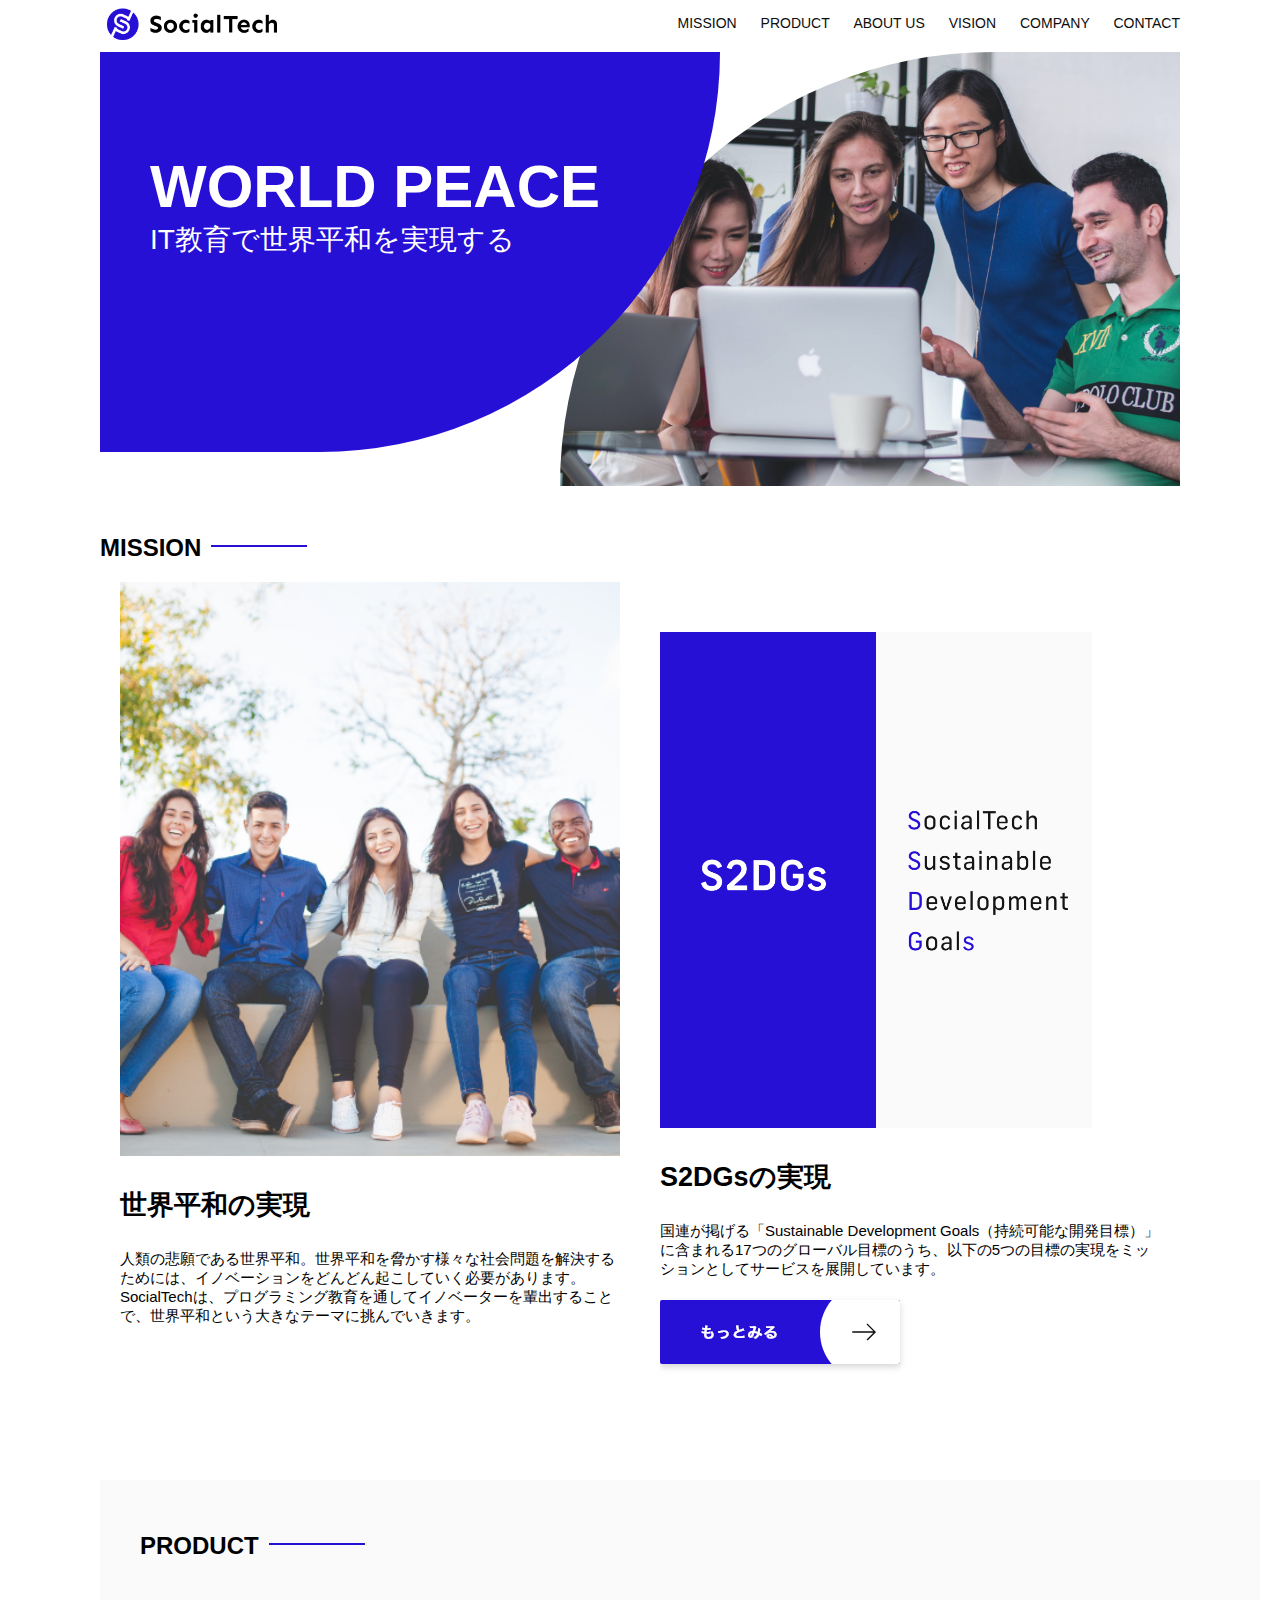
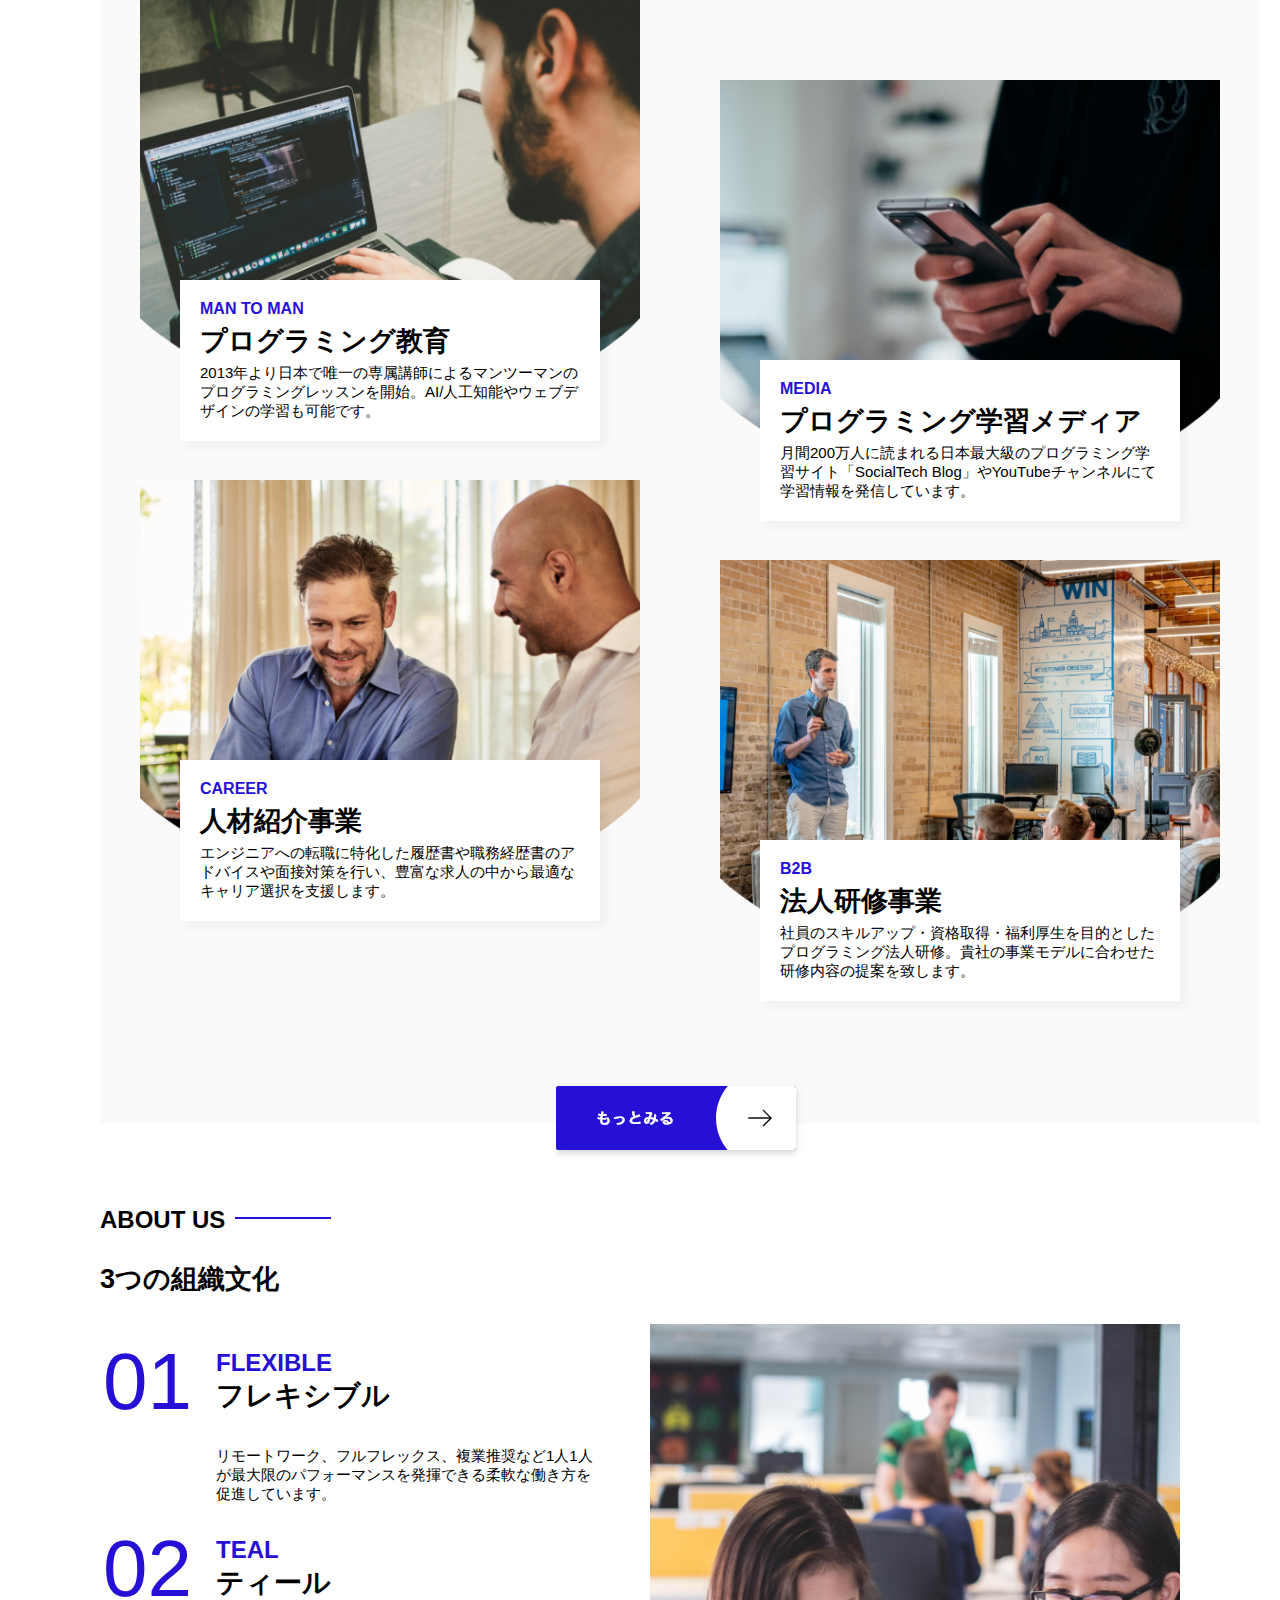
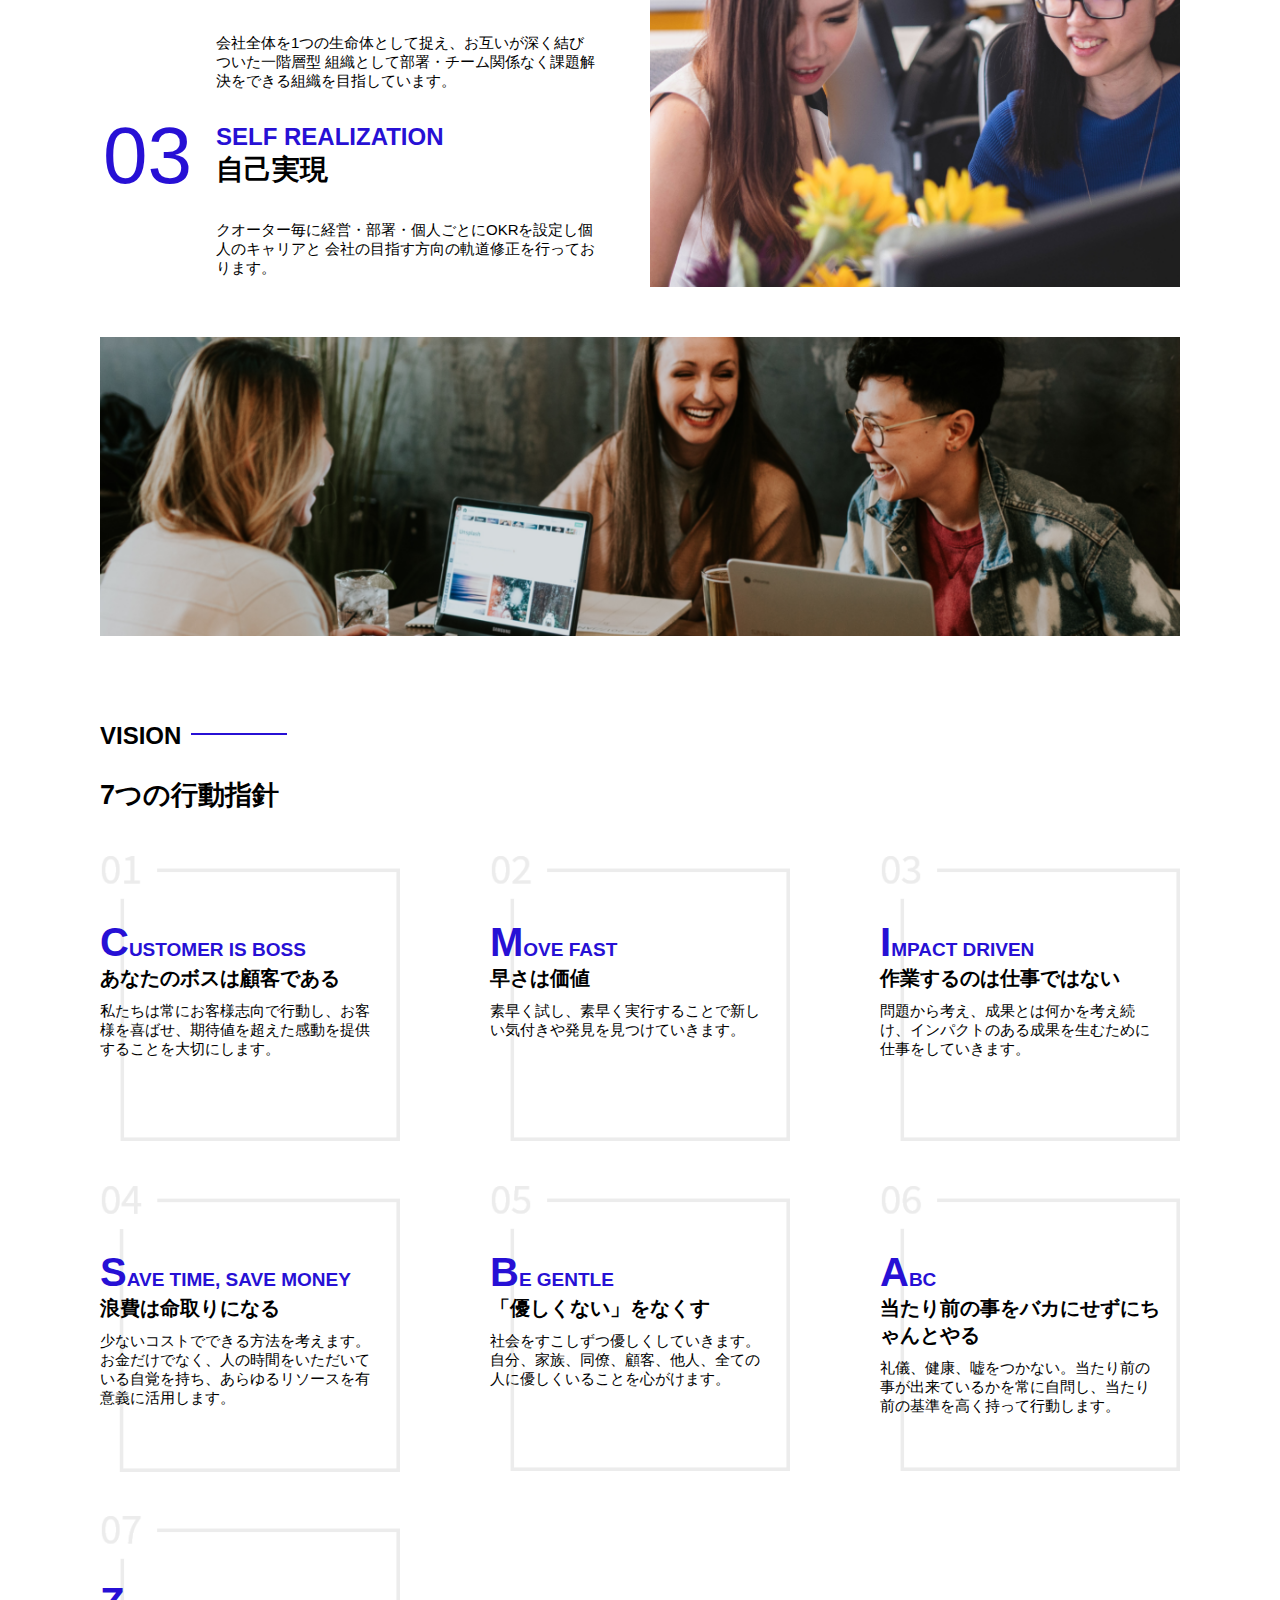
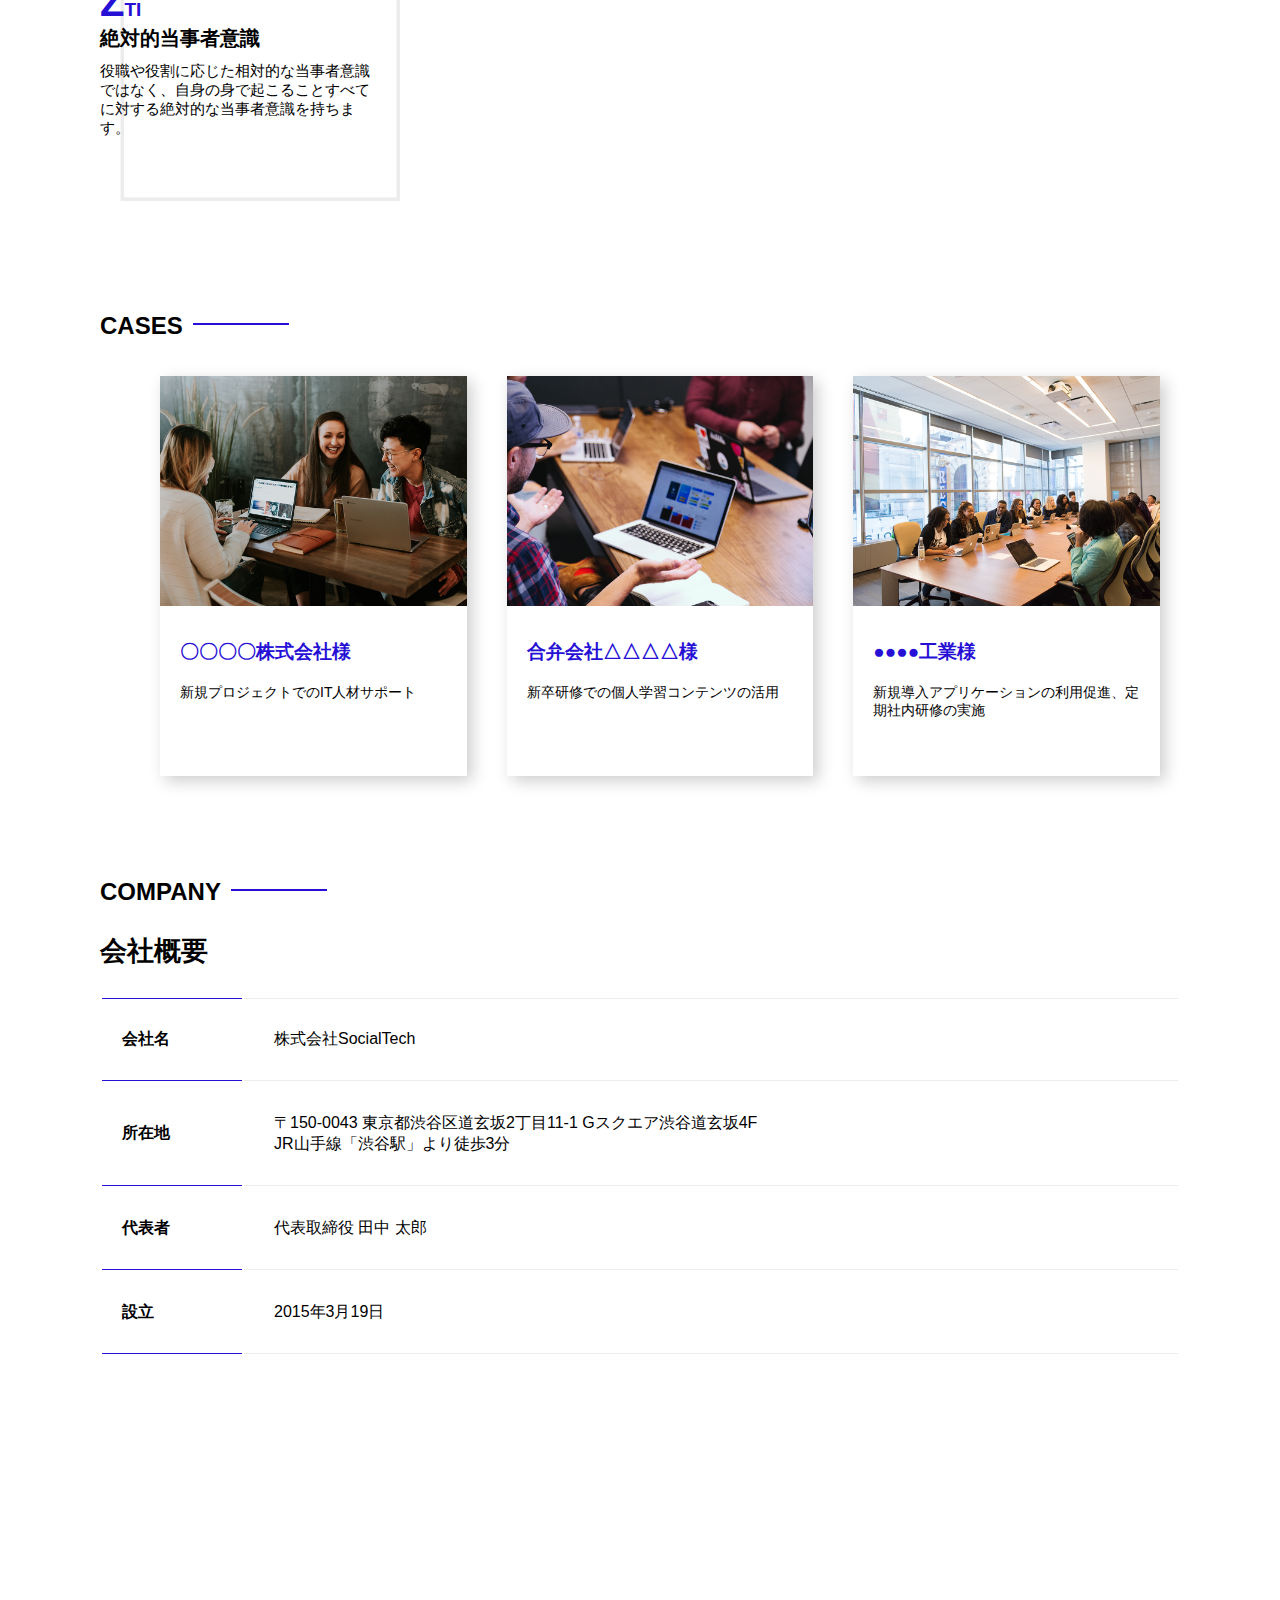
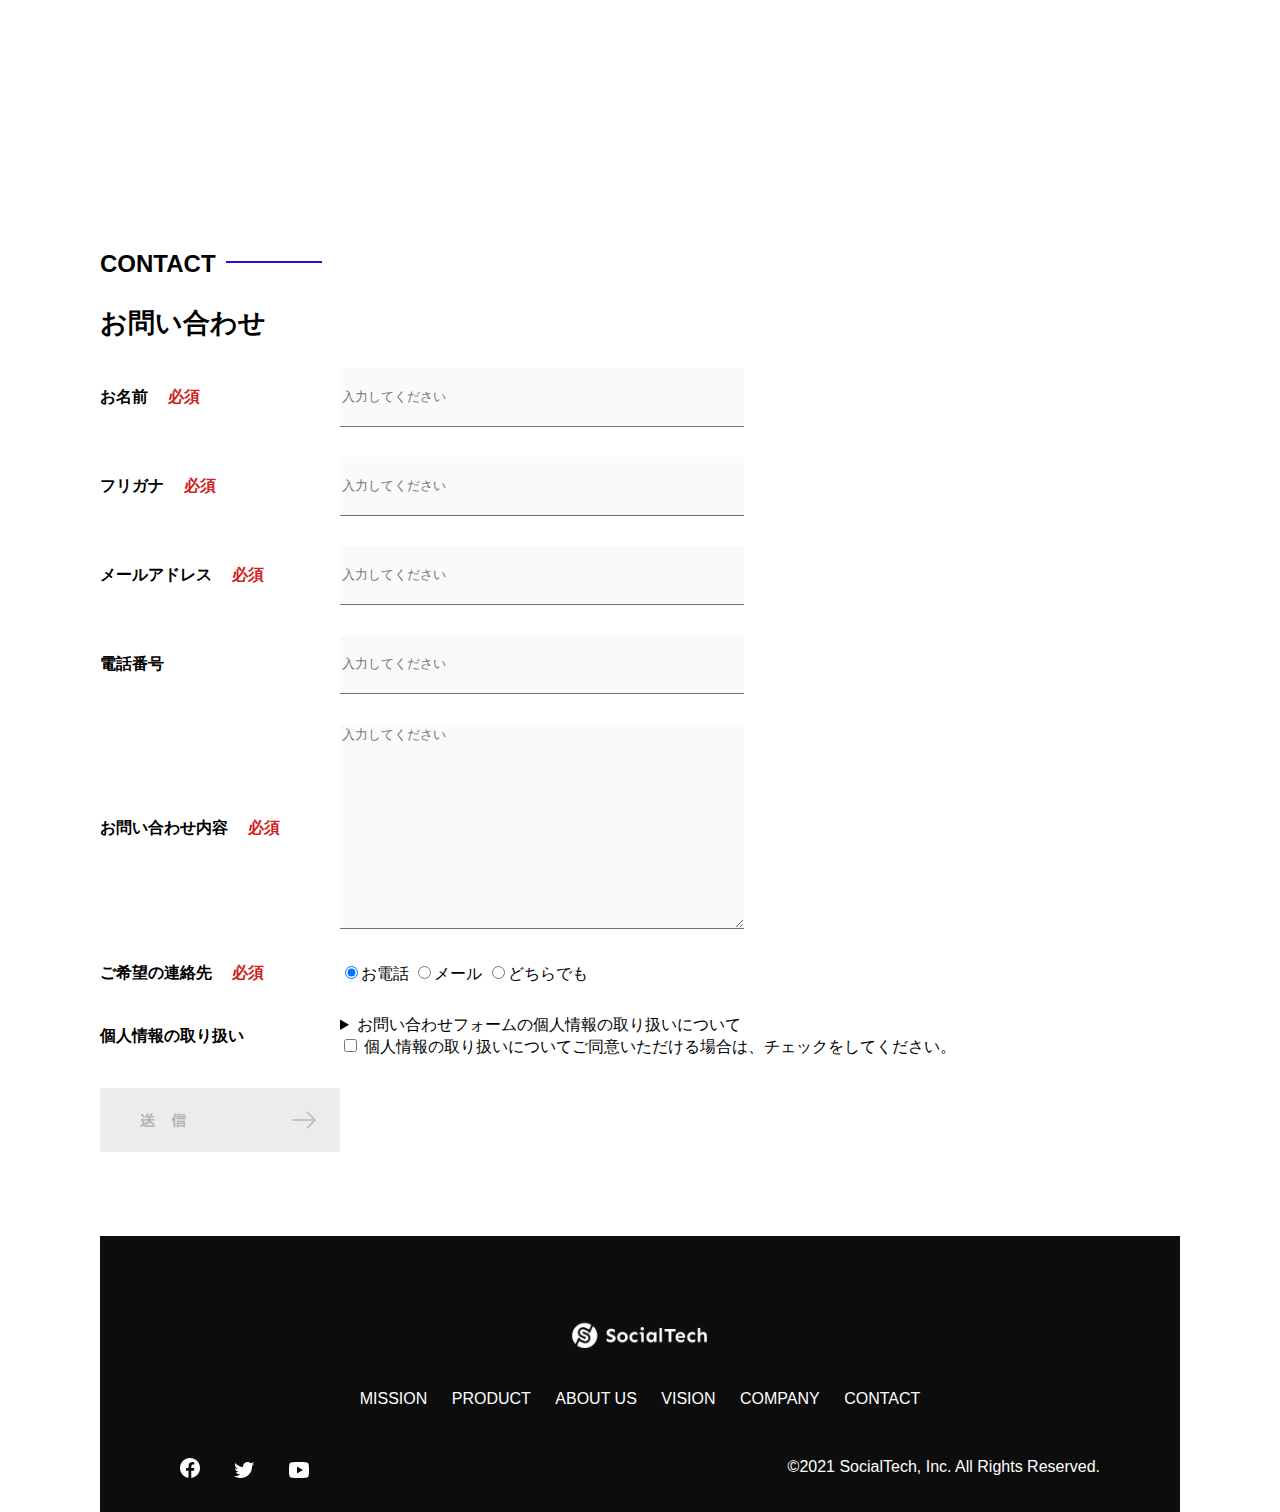
<file: kadai_012/index.html>
<!DOCTYPE html>
<html>
  <head>
    <title>SocialTech</title>
    <meta charset="UTF-8" />
    <meta
      name="description"
      content="SocialTechはEdTech業界のリーディングカンパニーを目指します。"
    />
    <meta name="viewport" content="width=device-width, initial-scale=1.0" />
    <link rel="stylesheet" href="style.css" />
  </head>
  <body>
    <!-- ヘッダー -->
    <header>
      <!-- ロゴ -->
      <a href="index.html" id="logo"
        ><img src="images/logo.png" alt="トップページに戻る"
      /></a>

      <!-- PC用ナビゲーション -->
      <nav id="nav-pc">
        <a href="mission.html">MISSION</a>
        <a href="product.html">PRODUCT</a>
        <a href="index.html#aboutus">ABOUT US</a>
        <a href="index.html#vision">VISION</a>
        <a href="index.html#company">COMPANY</a>
        <a href="index.html#contact">CONTACT</a>
      </nav>
    </header>
    <main>
      <article>
        <!-- メインビジュアル -->
        <section id="main-visual">
          <div id="main-message">
            <h1>WORLD PEACE</h1>
            <p>IT教育で世界平和を実現する</p>
          </div>
          <img
            src="images/index/index-main.png"
            alt="PCの周りに集まる多国籍の仲間たち"
          />
        </section>
        <!--ミッション-->
        <section id="mission">
          <h2 class="index-h2">MISSION</h2>
          <div id="mission-flex">
            <div>
              <img
                id="mission-photo"
                src="images/index/index-mission.png"
                alt="屋外のベンチで写真を撮影する多国籍の仲間たち"
              />
              <h3>世界平和の実現</h3>
              <p>
                人類の悲願である世界平和。世界平和を脅かす様々な社会問題を解決するためには、イノベーションをどんどん起こしていく必要があります。SocialTechは、プログラミング教育を通してイノベーターを輩出することで、世界平和という大きなテーマに挑んでいきます。
              </p>
            </div>
            <div>
              <img id="s2dgs" src="images/index/s2dgs.png" alt="S2DGs" />
              <h3>S2DGsの実現</h3>
              <p>
                国連が掲げる「Sustainable Development
                Goals（持続可能な開発目標）」に含まれる17つのグローバル目標のうち、以下の5つの目標の実現をミッションとしてサービスを展開しています。
              </p>
              <a href="mission.html">
                <img src="images/button-more.png" alt="もっとみる" />
              </a>
            </div>
          </div>
        </section>
        <!-- プロダクト -->
        <section id="product">
          <h2 class="index-h2">PRODUCT</h2>
          <div>
            <div id="product-left">
              <div>
                <img
                  class="product-photo"
                  src="images/index/index-mantoman.png"
                  alt="PCでコードを書く男性"
                />
                <div class="product-explain">
                  <span>MAN TO MAN</span>
                  <h3>プログラミング教育</h3>
                  <p>
                    2013年より日本で唯一の専属講師によるマンツーマンのプログラミングレッスンを開始。AI/人工知能やウェブデザインの学習も可能です。
                  </p>
                </div>
              </div>
              <div>
                <img
                  class="product-photo"
                  src="images/index/index-career.png"
                  alt="笑顔で話し合う2人の男性"
                />
                <div class="product-explain">
                  <span>CAREER</span>
                  <h3>人材紹介事業</h3>
                  <p>
                    エンジニアへの転職に特化した履歴書や職務経歴書のアドバイスや面接対策を行い、豊富な求人の中から最適なキャリア選択を支援します。
                  </p>
                </div>
              </div>
            </div>
            <div id="product-right">
              <div>
                <img
                  class="product-photo"
                  src="images/index/index-media.png"
                  alt="スマートフォンを操作する人"
                />
                <div class="product-explain">
                  <span>MEDIA</span>
                  <h3>プログラミング学習メディア</h3>
                  <p>
                    月間200万人に読まれる日本最大級のプログラミング学習サイト「SocialTech
                    Blog」やYouTubeチャンネルにて学習情報を発信しています。
                  </p>
                </div>
              </div>
              <div>
                <img
                  class="product-photo"
                  src="images/index/index-b2b.png"
                  alt="講演中の男性とそれを聴く人々"
                />
                <div class="product-explain">
                  <span>B2B</span>
                  <h3>法人研修事業</h3>
                  <p>
                    社員のスキルアップ・資格取得・福利厚生を目的としたプログラミング法人研修。貴社の事業モデルに合わせた研修内容の提案を致します。
                  </p>
                </div>
              </div>
            </div>
          </div>
          <div>
            <a id="product-more" href="product.html">
              <img src="images/button-more.png" alt="もっとみる" />
            </a>
          </div>
        </section>
        <!---ABOUT US-->
        <section id="aboutus">
          <h2 class="index-h2">ABOUT US</h2>
          <h3>3つの組織文化</h3>
          <div>
            <table class="culture-table">
              <tr>
                <td>
                  <span class="culture-num">01</span>
                </td>
                <td>
                  <span class="culture-en">FLEXIBLE</span>
                  <span class="culture-jp">フレキシブル</span>
                </td>
              </tr>
              <tr>
                <td>
                  <!--空のセル-->
                </td>
                <td>
                  <p class="culture-description">
                    リモートワーク、フルフレックス、複業推奨など1人1人が最大限のパフォーマンスを発揮できる柔軟な働き方を促進しています。
                  </p>
                </td>
              </tr>
              <tr>
                <td>
                  <span class="culture-num">02</span>
                </td>
                <td>
                  <span class="culture-en">TEAL</span>
                  <span class="culture-jp">ティール</span>
                </td>
              </tr>
              <tr>
                <td>
                  <!--空のセル-->
                </td>
                <td>
                  <p class="culture-description">
                    会社全体を1つの生命体として捉え、お互いが深く結びついた一階層型
                    組織として部署・チーム関係なく課題解決をできる組織を目指しています。
                  </p>
                </td>
              </tr>
              <tr>
                <td>
                  <span class="culture-num">03</span>
                </td>
                <td>
                  <span class="culture-en">SELF REALIZATION</span>
                  <span class="culture-jp">自己実現</span>
                </td>
              </tr>
              <tr>
                <td>
                  <!--空のセル-->
                </td>
                <td>
                  <p class="culture-description">
                    クオーター毎に経営・部署・個人ごとにOKRを設定し個人のキャリアと
                    会社の目指す方向の軌道修正を行っております。
                  </p>
                </td>
              </tr>
            </table>
            <img
              class="culture-img"
              src="images/index/index-aboutus1.png"
              alt="笑顔で話し合う2人の女性"
            />
          </div>
          <img
            class="culture-img2"
            src="images/index/index-aboutus2.png"
            alt="笑顔で話し合う3人の男女"
          />
        </section>
        <!-- VISION -->
        <section id="vision">
          <h2 class="index-h2">VISION</h2>
          <h3>7つの行動指針</h3>
          <div>
            <div class="vision-box">
              <img src="images/index/vision-01.png" alt="01" />
              <span>
                <h4>CUSTOMER IS BOSS</h4>
                <h5>あなたのボスは顧客である</h5>
                <p>
                  私たちは常にお客様志向で行動し、お客様を喜ばせ、期待値を超えた感動を提供することを大切にします。
                </p>
              </span>
            </div>
            <div class="vision-box">
              <img src="images/index/vision-02.png" alt="02" />
              <span>
                <h4>MOVE FAST</h4>
                <h5>早さは価値</h5>
                <p>
                  素早く試し、素早く実行することで新しい気付きや発見を見つけていきます。
                </p>
              </span>
            </div>
            <div class="vision-box">
              <img src="images/index/vision-03.png" alt="03" />
              <span>
                <h4>IMPACT DRIVEN</h4>
                <h5>作業するのは仕事ではない</h5>
                <p>
                  問題から考え、成果とは何かを考え続け、インパクトのある成果を生むために仕事をしていきます。
                </p>
              </span>
            </div>
            <div class="vision-box">
              <img src="images/index/vision-04.png" alt="04" />
              <span>
                <h4>SAVE TIME, SAVE MONEY</h4>
                <h5>浪費は命取りになる</h5>
                <p>
                  少ないコストでできる方法を考えます。お金だけでなく、人の時間をいただいている自覚を持ち、あらゆるリソースを有意義に活用します。
                </p>
              </span>
            </div>
            <div class="vision-box">
              <img src="images/index/vision-05.png" alt="05" />
              <span>
                <h4>BE GENTLE</h4>
                <h5>「優しくない」をなくす</h5>
                <p>
                  社会をすこしずつ優しくしていきます。自分、家族、同僚、顧客、他人、全ての人に優しくいることを心がけます。
                </p>
              </span>
            </div>
            <div class="vision-box">
              <img src="images/index/vision-06.png" alt="06" />
              <span>
                <h4>ABC</h4>
                <h5>当たり前の事をバカにせずにちゃんとやる</h5>
                <p>
                  礼儀、健康、嘘をつかない。当たり前の事が出来ているかを常に自問し、当たり前の基準を高く持って行動します。
                </p>
              </span>
            </div>
            <div class="vision-box">
              <img src="images/index/vision-07.png" alt="07" />
              <span>
                <h4>ZTI</h4>
                <h5>絶対的当事者意識</h5>
                <p>
                  役職や役割に応じた相対的な当事者意識ではなく、自身の身で起こることすべてに対する絶対的な当事者意識を持ちます。
                </p>
              </span>
            </div>
          </div>
        </section>
        <!-- CASES -->
        <section id="Cases">
          <h2 class="index-h2">CASES</h2>
          <ul>
            <li class="case-card">
              <img class="case-img"src="images/index/case-1.png"alt="仲良く語り合う3人"></img>
              <div class="case-info">
                <h3 class="case-name">〇〇〇〇株式会社様</h3>
                <p class="case-content">新規プロジェクトでのIT人材サポート</p>
              </div>
            </li>
            <li class="case-card">
              <img class="case-img"src="images/index/case-2.png"alt="PCでコンテンツを見る"></img>
              <div class="case-info">
                <h3 class="case-name">合弁会社△△△△様</h3> 
                <p class="case-content">新卒研修での個人学習コンテンツの活用</p>
              </div>
            </li>
            <li class="case-card">
              <img class="case-img"src="images/index/case-3.png"alt="社内研修中の会議室"></img>
              <div class="case-info">
                <h3 class="case-name">●●●●工業様</h3>
                <p class="case-content">新規導入アプリケーションの利用促進、定期社内研修の実施</p>
              </div>
            </li>
          </ul>
          
          </section>
        <!-- COMPANY -->
        <section id="company">
          <h2 class="index-h2">COMPANY</h2>
          <h3>会社概要</h3>
          <table id="company-table">
            <tr>
              <th class="tableheader-first">会社名</th>
              <td class="cell-first">株式会社SocialTech</td>
            </tr>
            <tr>
              <th class="tableheader">所在地</th>
              <td class="cell">
                〒150-0043 東京都渋谷区道玄坂2丁目11-1 Gスクエア渋谷道玄坂4F<br />JR山手線「渋谷駅」より徒歩3分
              </td>
            </tr>
            <tr>
              <th class="tableheader">代表者</th>
              <td class="cell">代表取締役 田中 太郎</td>
            </tr>
            <tr>
              <th class="tableheader">設立</th>
              <td class="cell">2015年3月19日</td>
            </tr>
          </table>
          <iframe
            src="https://www.google.com/maps/embed?pb=!1m18!1m12!1m3!1d3241.7759544892483!2d139.69399665123464!3d35.65789123876098!2m3!1f0!2f0!3f0!3m2!1i1024!2i768!4f13.1!3m3!1m2!1s0x60188caa0042e8d1%3A0xba130bea826a7aa2!2z44CSMTUwLTAwNDMg5p2x5Lqs6YO95riL6LC35Yy66YGT546E5Z2C77yS5LiB55uu77yR77yR4oiS77yR!5e0!3m2!1sja!2sjp!4v1636872991912!5m2!1sja!2sjp"
            style="border: 0"
            allowfullscreen=""
            loading="lazy"
          >
          </iframe>
        </section>
        <!-- お問い合わせフォーム -->
        <section id="contact">
          <h2 class="index-h2">CONTACT</h2>
          <h3>お問い合わせ</h3>
          <form>
            <div>
              <div class="contact-heading">
                <label class="contact-label"
                  >お名前<span class="contact-span">必須</span></label
                >
              </div>
              <div class="contact-form">
                <input
                  type="text"
                  name="name"
                  placeholder="入力してください"
                  class="contact-textbox"
                />
              </div>
            </div>
            <div>
              <div class="contact-heading">
                <label class="contact-label"
                  >フリガナ<span class="contact-span">必須</span></label
                >
              </div>
              <div>
                <input
                  type="text"
                  name="hurigana"
                  placeholder="入力してください"
                  class="contact-textbox"
                />
              </div>
            </div>
            <div>
              <div class="contact-heading">
                <label class="contact-label"
                  >メールアドレス<span class="contact-span">必須</span></label
                >
              </div>
              <div>
                <input
                  type="text"
                  name="email"
                  placeholder="入力してください"
                  class="contact-textbox"
                />
              </div>
            </div>
            <div>
              <div class="contact-heading">
                <label class="contact-label">電話番号</label>
              </div>
              <div>
                <input
                  type="text"
                  name="tel"
                  placeholder="入力してください"
                  class="contact-textbox"
                />
              </div>
            </div>
            <div>
              <div class="contact-heading">
                <label class="contact-label"
                  >お問い合わせ内容<span class="contact-span">必須</span></label
                >
              </div>
              <div>
                <textarea
                  class="contact-textarea"
                  placeholder="入力してください"
                  name="message"
                ></textarea>
              </div>
            </div>
            <div>
              <div class="contact-heading">
                <label class="contact-label"
                  >ご希望の連絡先<span class="contact-span">必須</span></label
                >
              </div>
              <div>
                <input
                  class="radiobutton"
                  type="radio"
                  value="tel"
                  name="contact"
                  checked
                /><label>お電話</label>
                <input
                  class="radiobutton"
                  type="radio"
                  value="mail"
                  name="contact"
                /><label>メール</label>
                <input
                  class="radiobutton"
                  type="radio"
                  value="both"
                  name="contact"
                /><label>どちらでも</label>
              </div>
            </div>
            <div>
              <div class="contact-heading">
                <label class="contact-label">個人情報の取り扱い</label>
              </div>
              <div>
                <details>
                  <summary>
                    お問い合わせフォームの個人情報の取り扱いについて
                  </summary>
                  <div>
                    <span>１．組織の名称又は氏名</span><br />
                    株式会社SocialTech<br /><br />
                    <span
                      >２．個人情報保護管理者（若しくはその代理人）の氏名又は職名、所属及び連絡先
                      鈴木 一郎 コーポレート部</span
                    ><br />
                    メールアドレス：support@socialtech.net<br />
                    TEL：03-xxxx-xxxx<br />
                    <span>３．個人情報の利用目的</span><br />
                    ・本サービス及び本サービスに関連する情報の提供又はそれらに関する連絡のため<br />
                    ・ユーザーの本人確認のため<br />
                    ・当社サービスのご案内のため<br />
                    ・当社の商品等の広告または宣伝（電子メールによるものを含むものとします。）<br /><br />
                    <span>４．個人情報の取り扱い業務の委託</span><br />
                    個人情報の取扱業務の全部または一部を外部に業務委託する場合があります。<br />
                    その際、弊社は、個人情報を適切に保護できる管理体制を敷き実行していることを条件として<br />
                    委託先を厳選したうえで、機密保持契約を委託先と締結し、お客様の個人情報を厳密に管理させます。<br /><br />
                    <span>５．個人情報の開示等の請求</span><br />
                    お客様は、弊社に対してご自身の個人情報の開示等（利用目的の通知、開示、内容の訂正・追加・削除、利用の停止または消去、第三者への提供の停止）に関して、当社問合わせ窓口に申し出ることができます。<br />
                    その際、弊社はお客様ご本人を確認させていただいたうえで、合理的な期間内に対応いたします。<br /><br />
                    なお、個人情報に関する弊社問合わせ先は、次の通りです。<br /><br />
                    株式会社SocialTech　個人情報問合せ窓口<br />
                    〒150-0043　東京都渋谷区道玄坂2丁目11-1 Ｇスクエア渋谷道玄坂
                    4F<br />
                    メールアドレス：support@socialtech.net　TEL：03-xxxx-xxxx<br /><br />
                    <span>６．個人情報を提供されることの任意性について</span
                    ><br /><br />
                    お客様がご自身の個人情報を弊社に提供されるか否かは、お客様のご判断によりますが、もしご提供されない場合には、適切なサービスが提供できない場合がありますので予めご了承ください。
                  </div>
                </details>
                <input type="checkbox" name="agree" />
                <span
                  >個人情報の取り扱いについてご同意いただける場合は、チェックをしてください。</span
                >
              </div>
            </div>
            <input
              type="image"
              value="Submit"
              src="images/button-submit.png"
              alt="送信する"
            />
          </form>
        </section>
      </article>
      <footer>
        <div id="footer-logo">
          <img src="images/logo-sp.png" alt="SocialTech" />
        </div>
        <div id="footer-link">
          <a href="mission.html">MISSION</a>
          <a href="product.html">PRODUCT</a>
          <a href="index.html#aboutus">ABOUT US</a>
          <a href="index.html#vision">VISION</a>
          <a href="index.html#company">COMPANY</a>
          <a href="index.html#contact">CONTACT</a>
        </div>
        <div id="sns-footer">
          <a href="https://www.facebook.com/sejuku2013"
            ><img src="images/button-facebook.png" alt="Facebookのリンク"
          /></a>
          <a href="https://twitter.com/samuraijuku"
            ><img src="images/button-twitter.png" alt="Twitterのリンク"
          /></a>
          <a href="https://www.youtube.com/channel/UCCFOQO5aDK0xXam4cUQXT8g"
            ><img src="images/button-youtube.png" alt="YouTubeのリンク"
          /></a>
          <span id="copyright"
            >&copy;2021 SocialTech, Inc. All Rights Reserved.
          </span>
        </div>
      </footer>
    </main>
  </body>
</html>
</file>
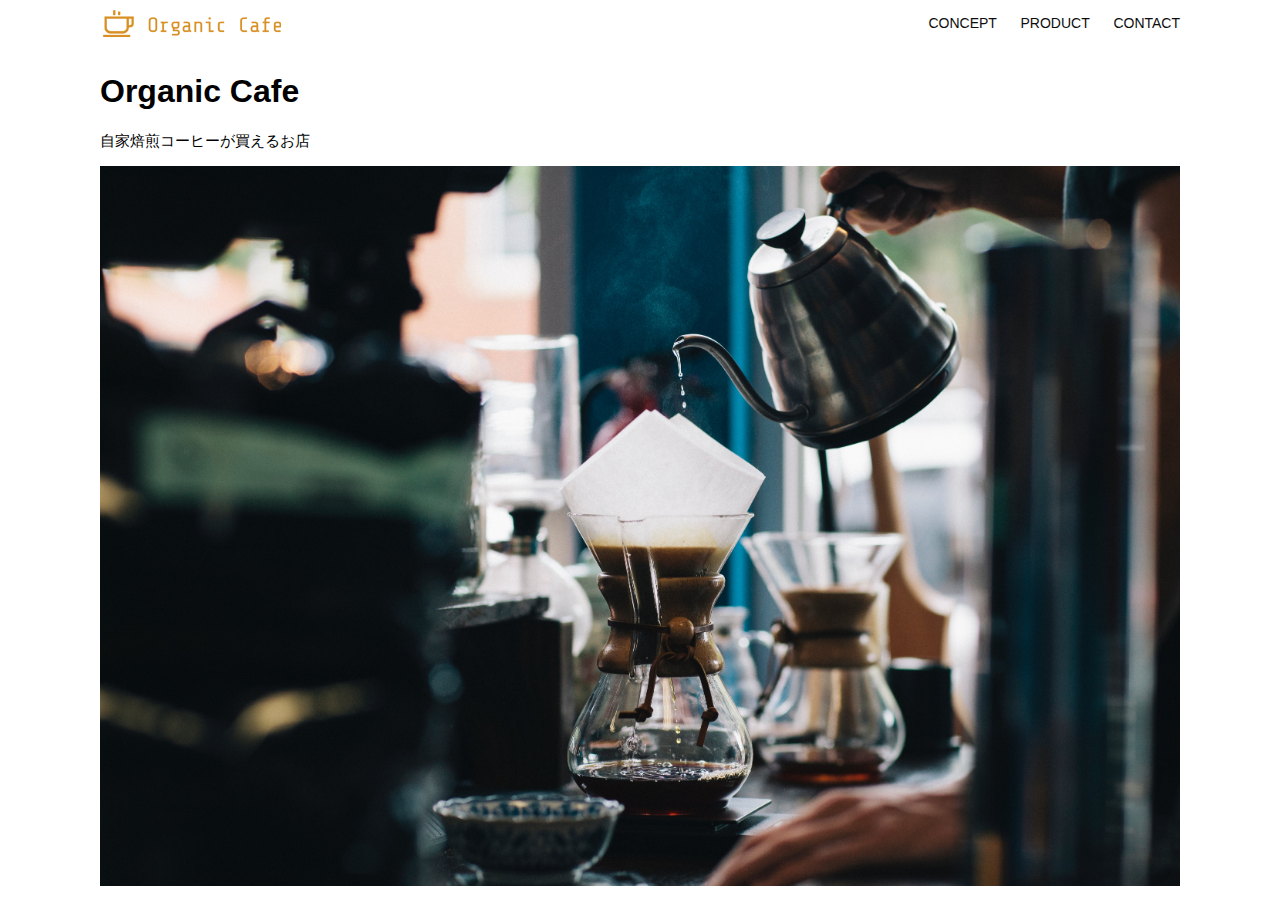
<file: kadai_013/index.html>
<!DOCTYPE html>
<html>
  <head>
    <title>Organic Cafe</title>
    <meta charset="UTF-8" />
    <meta
      name="description"
      content="自家焙煎のコーヒーがお家で楽しめるOrganic Cafe"
    />
    <meta name="viewport" content="width=device-width, initial-scale=1.0" />
    <link rel="stylesheet" href="style.css" />
  </head>
  <body>
    <!-- ヘッダー -->
    <header>
      <!-- ロゴ -->
      <a href="index.html" id="logo"
        ><img src="images/logo.png" alt="トップページに戻る"
      /></a>

      <!-- PC用ナビゲーション -->
      <nav id="nav-pc">
        <a href="index.html#concept">CONCEPT</a>
        <a href="index.html#product">PRODUCT</a>
        <a href="index.html#contact">CONTACT</a>
      </nav>
<img id="menu-sp" src="images/button-menu.png" alt="ナビゲーションを開く" onclick="document.getElementById('nav-sp').style.display = 'block'">
<nav id="nav-sp">
  <img id="close" src="images/button-close.png" alt="ナビゲーションを閉じる" onclick="document.getElementById('nav-sp').style.display = 'none'">
  <a id="logo-sp" href="index.html" onclick="document.getElementById('nav-sp').style.display = 'none'">
    <img src="images/logo-sp.png" alt="トップページに戻る">
    <a class="menu" href="index.html#concept" onclick="document.getElementById('nav-sp').style.display = 'none'">CONCEPT</a>
    <a class="menu" href="index.html#product" onclick="document.getElementById('nav-sp').style.display = 'none'">PRODUCT</a>
    <a class="menu" href="index.html#contact" onclick="document.getElementById('nav-sp').style.display = 'none'">CONTACT</a>
  </a>
</nav>
    </header>
    <main>
      <article>
        <!-- メインビジュアル -->
        <section id="main-visual">
          <div id="main-message">
            <h1>Organic Cafe</h1>
            <p>自家焙煎コーヒーが買えるお店</p>
          </div>
          <img
            src="images/main-image.jpg"
            alt="コーヒーをハンドドリップで淹れる画像"
          />
        </section>
      </article>
    </main>
  </body>
</html>
</file>
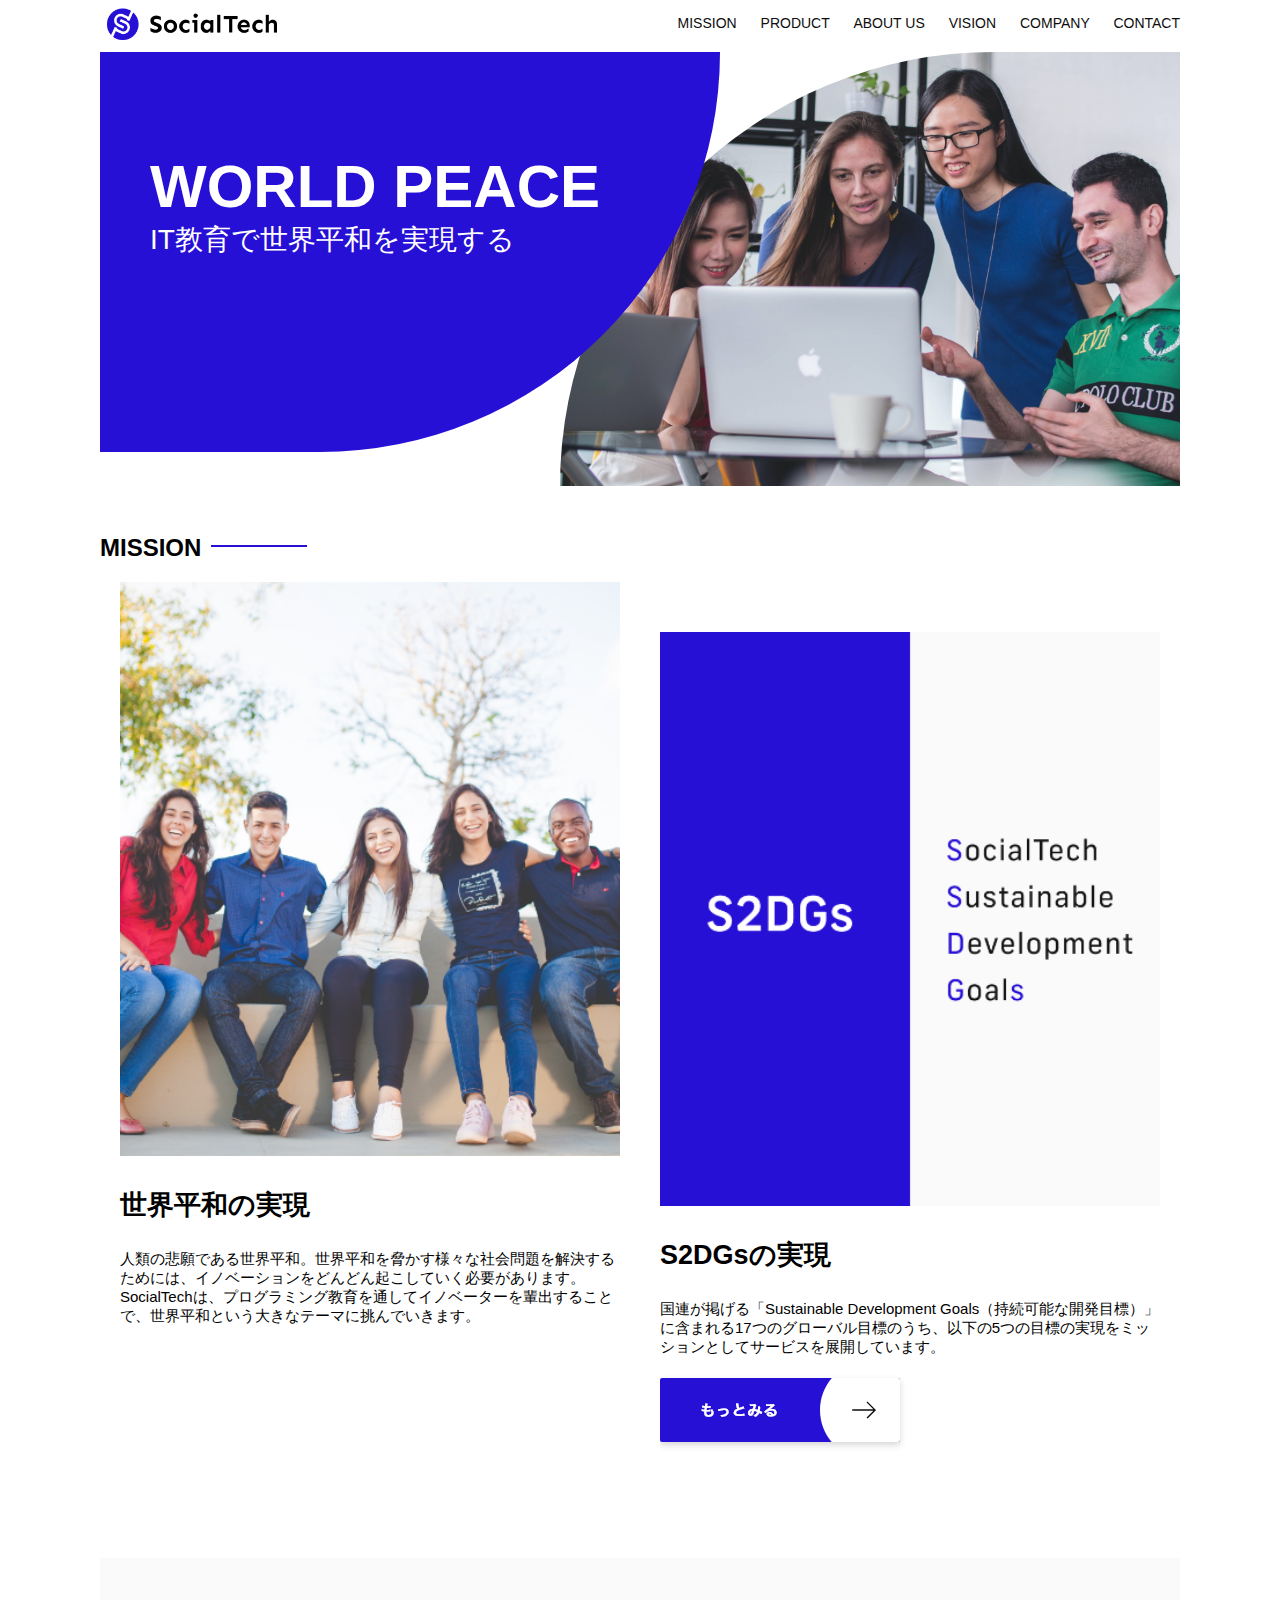
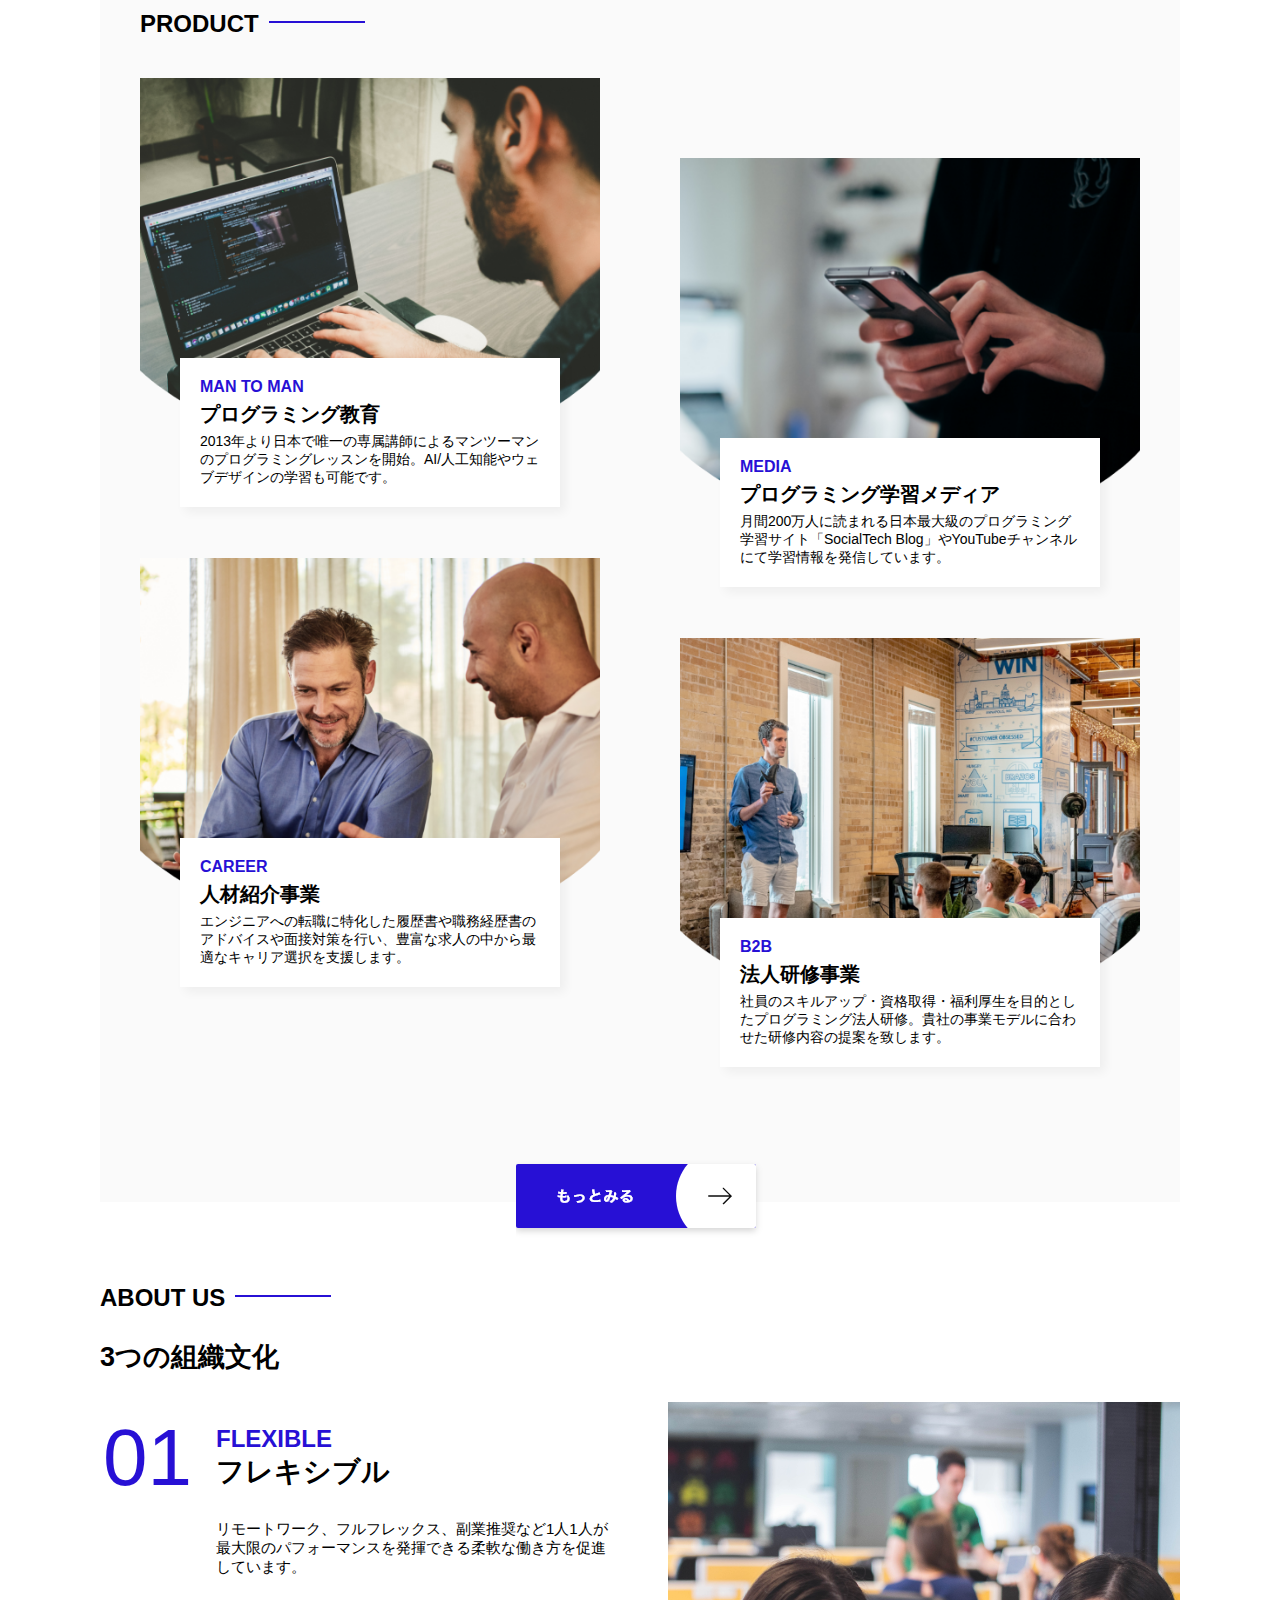
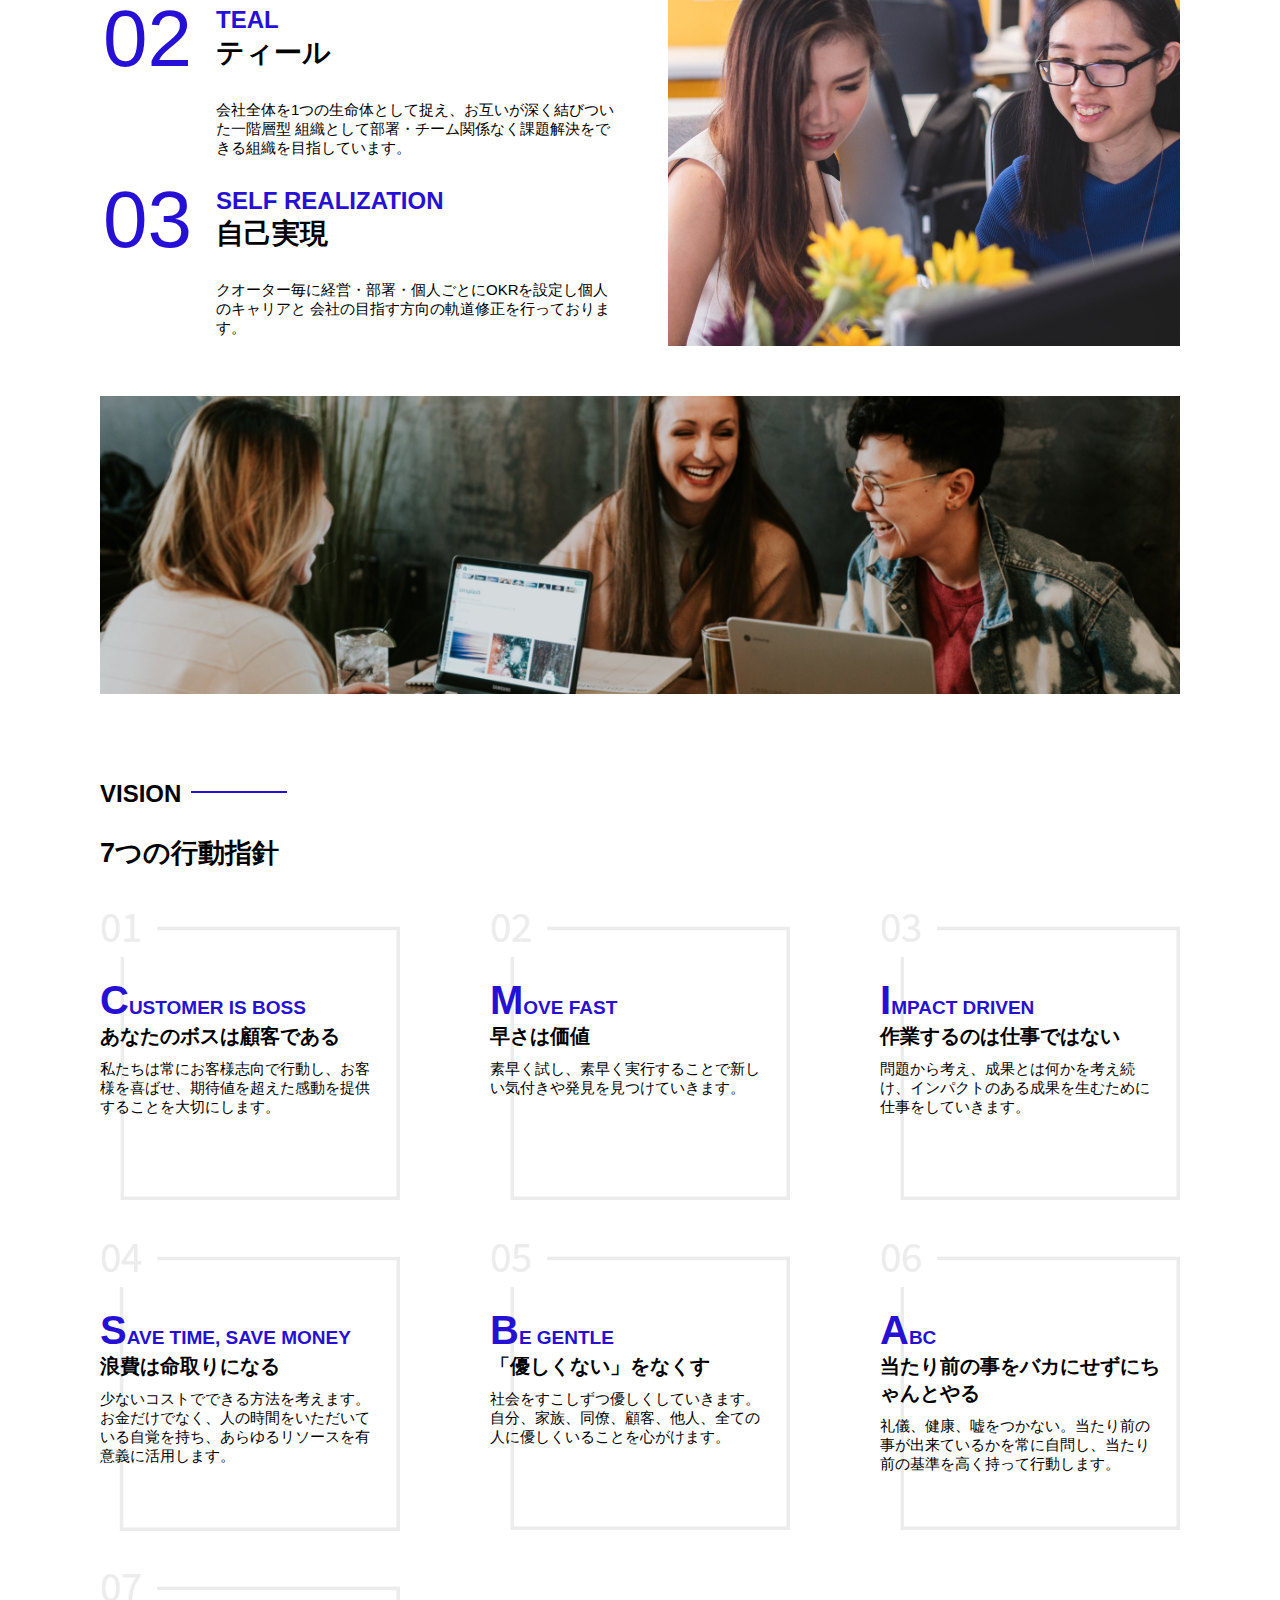
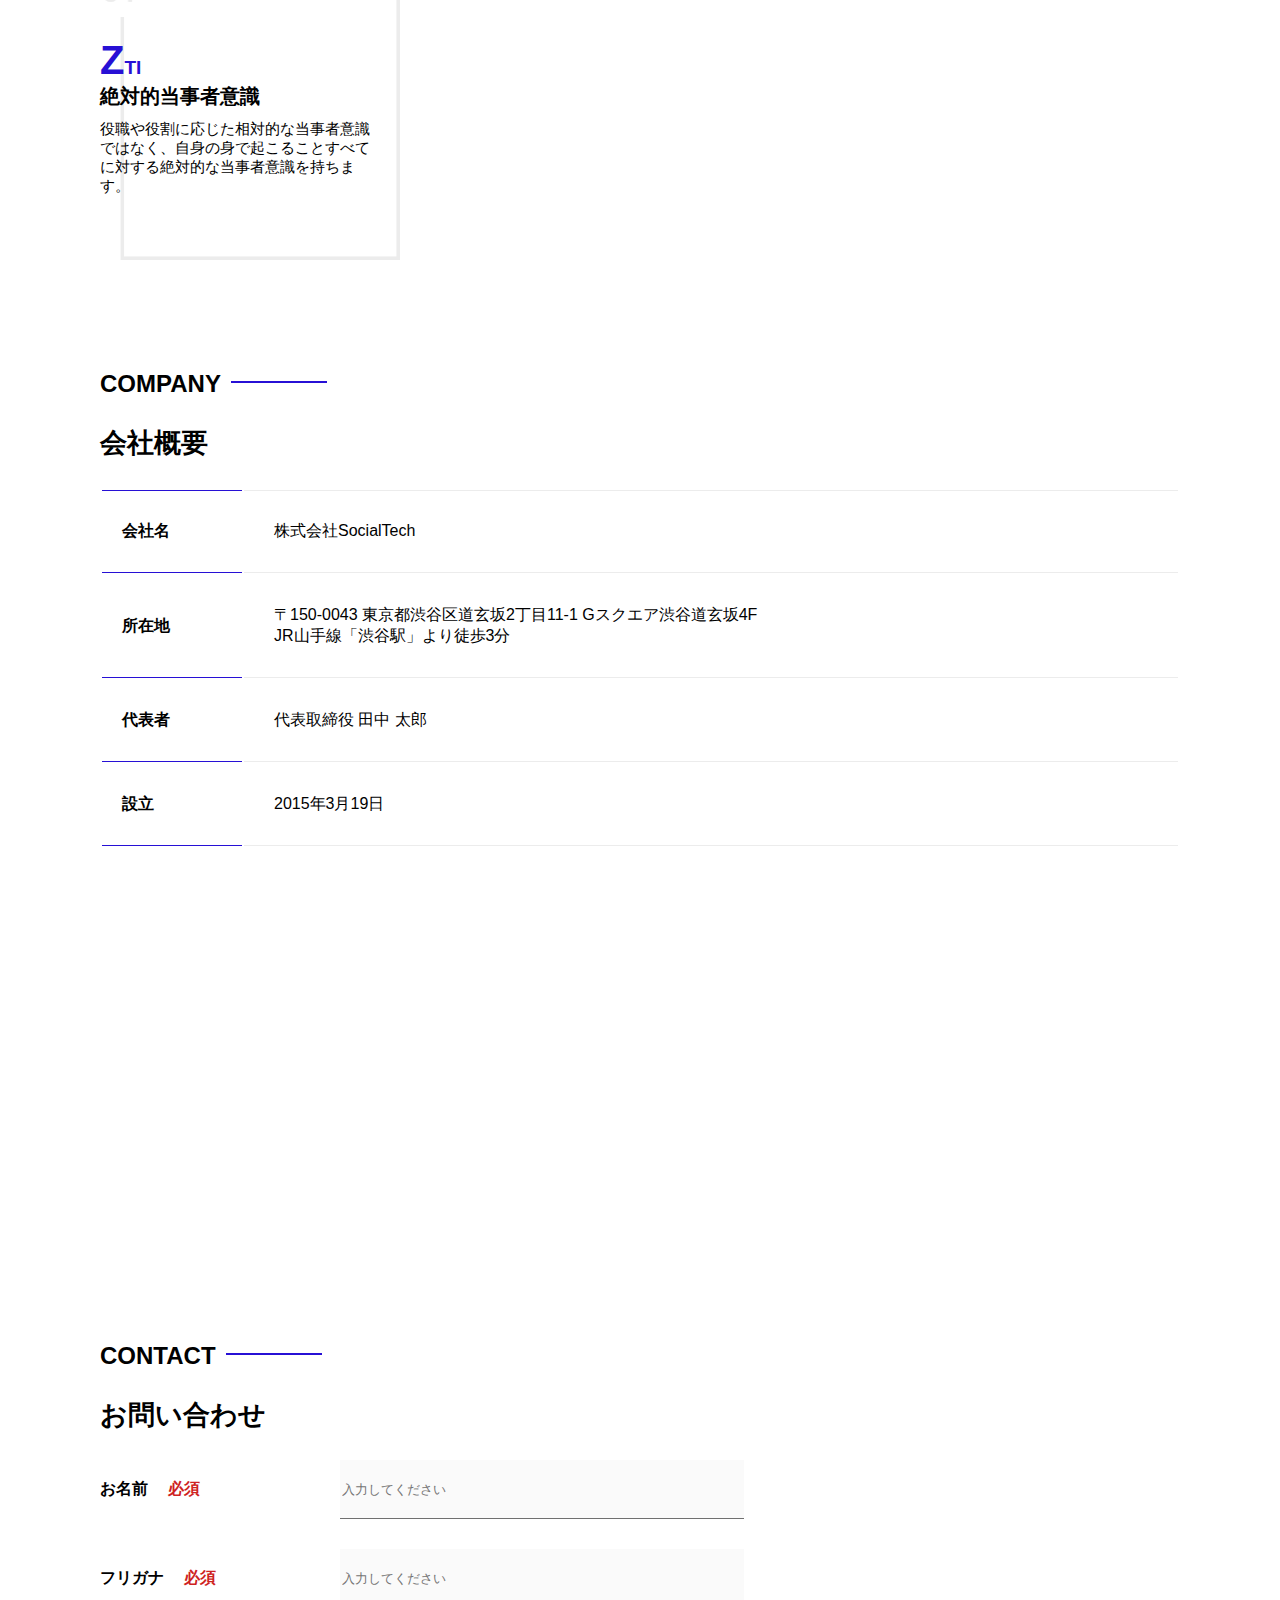
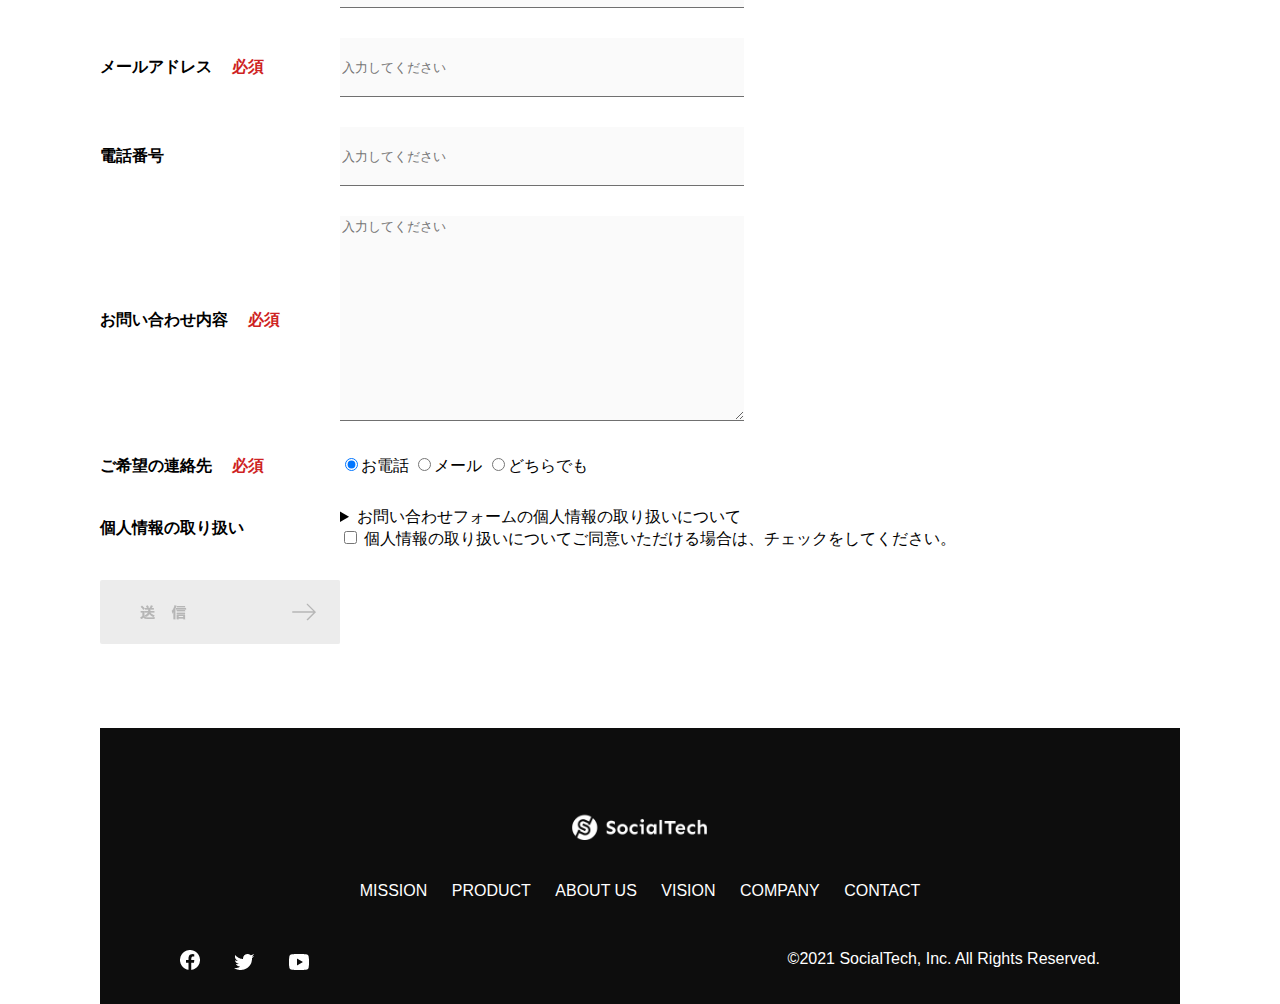
<file: socialtech/index.html>
<!DOCTYPE html>
<html>
  <head>
    <title>SocialTech</title>
    <meta charset="UTF-8">
    <meta name="description" content="SocialTechはEdTech業界のリーディングカンパニーを目指します。">
    <meta name="viewport" content="width=device-width, initial-scale=1.0">
    <link rel="stylesheet" href="style.css">
  </head>
  <body>
     <!-- ヘッダー -->
   <header>
     <!-- ロゴ -->
     <a href="index.html" id="logo"><img src="images/logo.png" alt="トップページに戻る"></a>
      <!-- PC用ナビゲーション -->
      <nav id="nav-pc">
        <a href="mission.html">MISSION</a>
        <a href="product.html">PRODUCT</a>
        <a href="index.html#aboutus">ABOUT US</a>
        <a href="index.html#vision">VISION</a>
        <a href="index.html#company">COMPANY</a>
        <a href="index.html#contact">CONTACT</a>
      </nav>
       <!-- スマホ用メニューボタン -->
     <img id="menu-sp" src="images/button-menu.png" alt="ナビゲーションを開く" onclick="document.getElementById('nav-sp').style.display = 'block'">
  
 <!-- スマホ用ナビゲーション -->
 <nav id="nav-sp">
  <img id="close" src="images/button-close.png" alt="ナビゲーションを閉じる" onclick="document.getElementById('nav-sp').style.display = 'none'">
  <a id="logo-sp" href="index.html" onclick="document.getElementById('nav-sp').style.display = 'none'"><img
      src="images/logo-sp.png" alt="トップページに戻る"></a>
  <a class="menu" href="mission.html" onclick="document.getElementById('nav-sp').style.display = 'none'">MISSION</a>
  <a class="menu" href="product.html" onclick="document.getElementById('nav-sp').style.display = 'none'">PRODUCT</a>
  <a class="menu" href="index.html#aboutus" onclick="document.getElementById('nav-sp').style.display = 'none'">ABOUT
    US</a>
  <a class="menu" href="index.html#vision"
    onclick="document.getElementById('nav-sp').style.display = 'none'">VISION</a>
  <a class="menu" href="index.html#company"
    onclick="document.getElementById('nav-sp').style.display = 'none'">COMPANY</a>
  <a class="menu" href="index.html#contact"
    onclick="document.getElementById('nav-sp').style.display = 'none'">CONTACT</a>
  <div id="sns">
    <a href="https://www.facebook.com/sejuku2013"><img src="images/button-facebook.png" alt="Facebookのリンク"></a>
    <a href="https://twitter.com/samuraijuku"><img src="images/button-twitter.png" alt="Twitterのリンク"></a>
    <a href="https://www.youtube.com/channel/UCCFOQO5aDK0xXam4cUQXT8g"><img src="images/button-youtube.png" alt="YouTubeのリンク"></a>
  </div>
</nav>  
  </header>
  <main>
    <article>
       <!-- メインビジュアル -->
       <section id="main-visual">
        <div id="main-message">
          <h1>WORLD PEACE</h1>
          <p>IT教育で世界平和を実現する</p>
      </div>
      <img src="images/index/index-main.png" alt="PCの周りに集まる多国籍の仲間たち">
      </section>
        <!--ミッション-->
        <section id="mission">
          <h2 class="index-h2">MISSION</h2>
          <div id="mission-flex">
            <div>
              <img id="mission-photo" src="images/index/index-mission.png" alt="屋外のベンチで写真を撮影する多国籍の仲間たち">
              <h3>世界平和の実現</h3>
              <p>
                人類の悲願である世界平和。世界平和を脅かす様々な社会問題を解決するためには、イノベーションをどんどん起こしていく必要があります。SocialTechは、プログラミング教育を通してイノベーターを輩出することで、世界平和という大きなテーマに挑んでいきます。
              </p>
            </div>
            <div>
              <img id="s2dgs" src="images/index/s2dgs.png" alt="S2DGs">
              <h3>S2DGsの実現</h3>
              <p>国連が掲げる「Sustainable Development Goals（持続可能な開発目標）」に含まれる17つのグローバル目標のうち、以下の5つの目標の実現をミッションとしてサービスを展開しています。</p>
              <a href="mission.html">
                <img src="images/button-more.png" alt="もっとみる">
              </a>
            </div>
          </div>
        </section>
         <!-- プロダクト -->
       <section id="product">
        <h2 class="index-h2">PRODUCT</h2>
        <div>
          <div id="product-left">
            <div>
              <img class="product-photo" src="images/index/index-mantoman.png" alt="PCでコードを書く男性">
              <div class="product-explain">
                <span>MAN TO MAN</span>
                <h3>プログラミング教育</h3>
                <p>2013年より日本で唯一の専属講師によるマンツーマンのプログラミングレッスンを開始。AI/人工知能やウェブデザインの学習も可能です。</p>
              </div>
            </div>
            <div>
              <img class="product-photo" src="images/index/index-career.png" alt="笑顔で話し合う2人の男性">
              <div class="product-explain">
                <span>CAREER</span>
                <h3>人材紹介事業</h3>
                <p>エンジニアへの転職に特化した履歴書や職務経歴書のアドバイスや面接対策を行い、豊富な求人の中から最適なキャリア選択を支援します。</p>
              </div>
            </div>
          </div>
          <div id="product-right">
            <div>
              <img class="product-photo" src="images/index/index-media.png" alt="スマートフォンを操作する人">
              <div class="product-explain">
                <span>MEDIA</span>
                <h3>プログラミング学習メディア</h3>
                <p>月間200万人に読まれる日本最大級のプログラミング学習サイト「SocialTech Blog」やYouTubeチャンネルにて学習情報を発信しています。</p>
              </div>
            </div>
            <div>
              <img class="product-photo" src="images/index/index-b2b.png" alt="講演中の男性とそれを聴く人々">
              <div class="product-explain">
                <span>B2B</span>
                <h3>法人研修事業</h3>
                <p>社員のスキルアップ・資格取得・福利厚生を目的としたプログラミング法人研修。貴社の事業モデルに合わせた研修内容の提案を致します。</p>
              </div>
            </div>
          </div>
        </div>
        <div>
          <a id="product-more" href="product.html">
            <img src="images/button-more.png" alt="もっとみる">
          </a>
        </div>
          </div>
        </div>
      </section>
       <!---ABOUT US-->
       <section id="aboutus">
        <h2 class="index-h2">ABOUT US</h2>
        <h3>3つの組織文化</h3>
        <div>
          <table class="culture-table">
            <tr>
              <td>
                <span class="culture-num">01</span>
              </td>
              <td>
                <span class="culture-en">FLEXIBLE</span>
                <span class="culture-jp">フレキシブル</span>
              </td>
            </tr>
            <tr>
              <td>
                <!--空のセル-->
              </td>
              <td>
                <p class="culture-description">
                  リモートワーク、フルフレックス、副業推奨など1人1人が最大限のパフォーマンスを発揮できる柔軟な働き方を促進しています。
                </p>
              </td>
            </tr>
            <tr>
              <td>
                <span class="culture-num">02</span>
              </td>
              <td>
                <span class="culture-en">TEAL</span>
                <span class="culture-jp">ティール</span>
              </td>
            </tr>
            <tr>
              <td>
                <!--空のセル-->
              </td>
              <td>
                <p class="culture-description">
                  会社全体を1つの生命体として捉え、お互いが深く結びついた一階層型
                  組織として部署・チーム関係なく課題解決をできる組織を目指しています。
                </p>
              </td>
            </tr>
            <tr>
              <td>
                <span class="culture-num">03</span>
              </td>
              <td>
                <span class="culture-en">SELF REALIZATION</span>
                <span class="culture-jp">自己実現</span>
              </td>
            </tr>
            <tr>
              <td>
                <!--空のセル-->
              </td>
              <td>
                <p class="culture-description">
                  クオーター毎に経営・部署・個人ごとにOKRを設定し個人のキャリアと
                  会社の目指す方向の軌道修正を行っております。
                </p>
              </td>
            </tr>
          </table>
          <img class="culture-img" src="images/index/index-aboutus1.png" alt="笑顔で話し合う2人の女性">
        </div>
        <img class="culture-img2" src="images/index/index-aboutus2.png" alt="笑顔で話し合う3人の男女">
      </section>
        <!-- VISION -->
        <section id="vision">
          <h2 class="index-h2">VISION</h2>
          <h3>7つの行動指針</h3>
          <div>
            <div class="vision-box">
              <img src="images/index/vision-01.png" alt="01">
              <span>
                <h4>CUSTOMER IS BOSS</h4>
                <h5>あなたのボスは顧客である</h5>
                <p>私たちは常にお客様志向で行動し、お客様を喜ばせ、期待値を超えた感動を提供することを大切にします。</p>
              </span>
            </div>
            <div class="vision-box">
              <img src="images/index/vision-02.png" alt="02">
              <span>
                <h4>MOVE FAST</h4>
                <h5>早さは価値</h5>
                <p>素早く試し、素早く実行することで新しい気付きや発見を見つけていきます。</p>
              </span>
            </div>
            <div class="vision-box">
              <img src="images/index/vision-03.png" alt="03">
              <span>
                <h4>IMPACT DRIVEN</h4>
                <h5>作業するのは仕事ではない</h5>
                <p>問題から考え、成果とは何かを考え続け、インパクトのある成果を生むために仕事をしていきます。</p>
              </span>
            </div>
            <div class="vision-box">
              <img src="images/index//vision-04.png" alt="04">
              <span>
                <h4>SAVE TIME, SAVE MONEY</h4>
                <h5>浪費は命取りになる</h5>
                <p>少ないコストでできる方法を考えます。お金だけでなく、人の時間をいただいている自覚を持ち、あらゆるリソースを有意義に活用します。</p>
              </span>
            </div>
            <div class="vision-box">
              <img src="images/index/vision-05.png" alt="05">
              <span>
                <h4>BE GENTLE</h4>
                <h5>「優しくない」をなくす</h5>
                <p>社会をすこしずつ優しくしていきます。自分、家族、同僚、顧客、他人、全ての人に優しくいることを心がけます。</p>
              </span>
            </div>
            <div class="vision-box">
              <img src="images/index/vision-06.png" alt="06">
              <span>
                <h4>ABC</h4>
                <h5>当たり前の事をバカにせずにちゃんとやる</h5>
                <p>礼儀、健康、嘘をつかない。当たり前の事が出来ているかを常に自問し、当たり前の基準を高く持って行動します。</p>
              </span>
            </div>
            <div class="vision-box">
              <img src="images/index/vision-07.png" alt="07">
              <span>
                <h4>ZTI</h4>
                <h5>絶対的当事者意識</h5>
                <p>役職や役割に応じた相対的な当事者意識ではなく、自身の身で起こることすべてに対する絶対的な当事者意識を持ちます。</p>
              </span>
            </div>
          </div>
        </section>

         <!-- COMPANY -->
       <section id="company">
        <h2 class="index-h2">COMPANY</h2>
        <h3>会社概要</h3>
        <table id="company-table">
          <tr>
            <th class="tableheader-first">会社名</th>
            <td class="cell-first">株式会社SocialTech</td>
          </tr>
          <tr>
            <th class="tableheader">所在地</th>
            <td class="cell">〒150-0043 東京都渋谷区道玄坂2丁目11-1 Gスクエア渋谷道玄坂4F<br>JR山手線「渋谷駅」より徒歩3分</td>
          </tr>
          <tr>
            <th class="tableheader">代表者</th>
            <td class="cell">代表取締役 田中 太郎</td>
          </tr>
          <tr>
            <th class="tableheader">設立</th>
            <td class="cell">2015年3月19日</td>
          </tr>
        </table>
        <iframe
        src="https://www.google.com/maps/embed?pb=!1m18!1m12!1m3!1d3241.7759544892483!2d139.69399665123464!3d35.65789123876098!2m3!1f0!2f0!3f0!3m2!1i1024!2i768!4f13.1!3m3!1m2!1s0x60188caa0042e8d1%3A0xba130bea826a7aa2!2z44CSMTUwLTAwNDMg5p2x5Lqs6YO95riL6LC35Yy66YGT546E5Z2C77yS5LiB55uu77yR77yR4oiS77yR!5e0!3m2!1sja!2sjp!4v1636872991912!5m2!1sja!2sjp"
        style="border:0;" allowfullscreen="" loading="lazy">
      </iframe>
      </section>
      <!-- お問い合わせフォーム -->
      <section id="contact">
        <h2 class="index-h2">CONTACT</h2>
        <h3>お問い合わせ</h3>
        <form action="https://api.staticforms.xyz/submit" method="post">
          <input type="text" name="honeypot" style="display:none">
          <!-- STATIC FORMSのアクセスキー -->
          <input type="hidden" name="accessKey" value="e245dca6-caa9-4fd6-90e4-d3ec1b74e8ae">
          <!--メールのタイトル-->
          <input type="hidden" name="subject" value="お問い合わせフォーム">
          <!--送信先のメールアドレスをvalueに設定する-->
          <input type="hidden" name="replyTo" value="honmamei0905@gmail.com">
          <!--redirectToのURLは公開後のURLへリンクする-->
          <input type="hidden" name="redirectTo" value="">
          <div>
            <div class="contact-heading">
              <label class="contact-label">お名前<span class="contact-span">必須</span></label>
            </div>
            <div>
              <input type="text" name="name" placeholder="入力してください" class="contact-textbox">
            </div>
          </div>
          <div>
            <div class="contact-heading">
              <label class="contact-label">フリガナ<span class="contact-span">必須</span></label>
            </div>
            <div>
              <input type="text" name="hurigana" placeholder="入力してください" class="contact-textbox">
            </div>
          </div>
          <div>
            <div class="contact-heading">
              <label class="contact-label">メールアドレス<span class="contact-span">必須</span></label>
            </div>
            <div>
              <input type="text" name="email" placeholder="入力してください" class="contact-textbox">
            </div>
          </div>
          <div>
            <div class="contact-heading">
              <label class="contact-label">電話番号</label>
            </div>
            <div>
              <input type="text" name="tel" placeholder="入力してください" class="contact-textbox">
            </div>
          </div>
          <div>
            <div class="contact-heading">
              <label class="contact-label">お問い合わせ内容<span class="contact-span">必須</span></label>
            </div>
            <div>
              <textarea class="contact-textarea" placeholder="入力してください" name="message"></textarea>
            </div>
          </div>
          <div>
            <div class="contact-heading">
              <label class="contact-label">ご希望の連絡先<span class="contact-span">必須</span></label>
            </div>
            <div>
              <input class="radiobutton" type="radio" value="tel" name="contact" checked><label>お電話</label>
              <input class="radiobutton" type="radio" value="mail" name="contact"><label>メール</label>
              <input class="radiobutton" type="radio" value="both" name="contact"><label>どちらでも</label>
            </div>
          </div>
          <div>
            <div class="contact-heading">
              <label class="contact-label">個人情報の取り扱い</label>
            </div>
            <div>
              <details>
                <summary>お問い合わせフォームの個人情報の取り扱いについて</summary>
                <div>
                  <span>１．組織の名称又は氏名</span><br>
                  株式会社SocialTech<br><br>
                  <span>２．個人情報保護管理者（若しくはその代理人）の氏名又は職名、所属及び連絡先
                    鈴木 一郎 コーポレート部</span><br>
                  メールアドレス：support@socialtech.net<br>
                  TEL：03-xxxx-xxxx<br>
                  <span>３．個人情報の利用目的</span><br>
                  ・本サービス及び本サービスに関連する情報の提供又はそれらに関する連絡のため<br>
                  ・ユーザーの本人確認のため<br>
                  ・当社サービスのご案内のため<br>
                  ・当社の商品等の広告または宣伝（電子メールによるものを含むものとします。）<br><br>
                  <span>４．個人情報の取り扱い業務の委託</span><br>
                  個人情報の取扱業務の全部または一部を外部に業務委託する場合があります。<br>
                  その際、弊社は、個人情報を適切に保護できる管理体制を敷き実行していることを条件として<br>
                  委託先を厳選したうえで、機密保持契約を委託先と締結し、お客様の個人情報を厳密に管理させます。<br><br>
                  <span>５．個人情報の開示等の請求</span><br>
                  お客様は、弊社に対してご自身の個人情報の開示等（利用目的の通知、開示、内容の訂正・追加・削除、利用の停止または消去、第三者への提供の停止）に関して、当社問合わせ窓口に申し出ることができます。<br>
                  その際、弊社はお客様ご本人を確認させていただいたうえで、合理的な期間内に対応いたします。<br><br>
                  なお、個人情報に関する弊社問合わせ先は、次の通りです。<br><br>
                  株式会社SocialTech　個人情報問合せ窓口<br>
                  〒150-0043　東京都渋谷区道玄坂2丁目11-1 Ｇスクエア渋谷道玄坂 4F<br>
                  メールアドレス：support@socialtech.net　TEL：03-xxxx-xxxx<br><br>
                  <span>６．個人情報を提供されることの任意性について</span><br><br>
                  お客様がご自身の個人情報を弊社に提供されるか否かは、お客様のご判断によりますが、もしご提供されない場合には、適切なサービスが提供できない場合がありますので予めご了承ください。
                </div>
              </details>
              <input type="checkbox" name="agree">
              <span>個人情報の取り扱いについてご同意いただける場合は、チェックをしてください。</span>
            </div>
          </div>
          <input type="image" src="images/button-submit.png" alt="送信する">
        </form>
      </section>
    </article>
    <footer>
      <div id="footer-logo">
        <img src="images/logo-sp.png" alt="SocialTech">
      </div>
      <div id="footer-link">
        <a href="mission.html">MISSION</a>
        <a href="product.html">PRODUCT</a>
        <a href="index.html#aboutus">ABOUT US</a>
        <a href="index.html#vision">VISION</a>
        <a href="index.html#company">COMPANY</a>
        <a href="index.html#contact">CONTACT</a>
      </div>
      <div id="sns-footer">
        <a href="https://www.facebook.com/sejuku2013"><img src="images/button-facebook.png" alt="Facebookのリンク"></a>
        <a href="https://twitter.com/samuraijuku"><img src="images/button-twitter.png" alt="Twitterのリンク"></a>
        <a href="https://www.youtube.com/channel/UCCFOQO5aDK0xXam4cUQXT8g"><img src="images/button-youtube.png" alt="YouTubeのリンク"></a>
        <span id="copyright">&copy;2021 SocialTech, Inc. All Rights Reserved. </span>
      </div>
    </footer>
  </main>
  </body>
  </html>
</file>
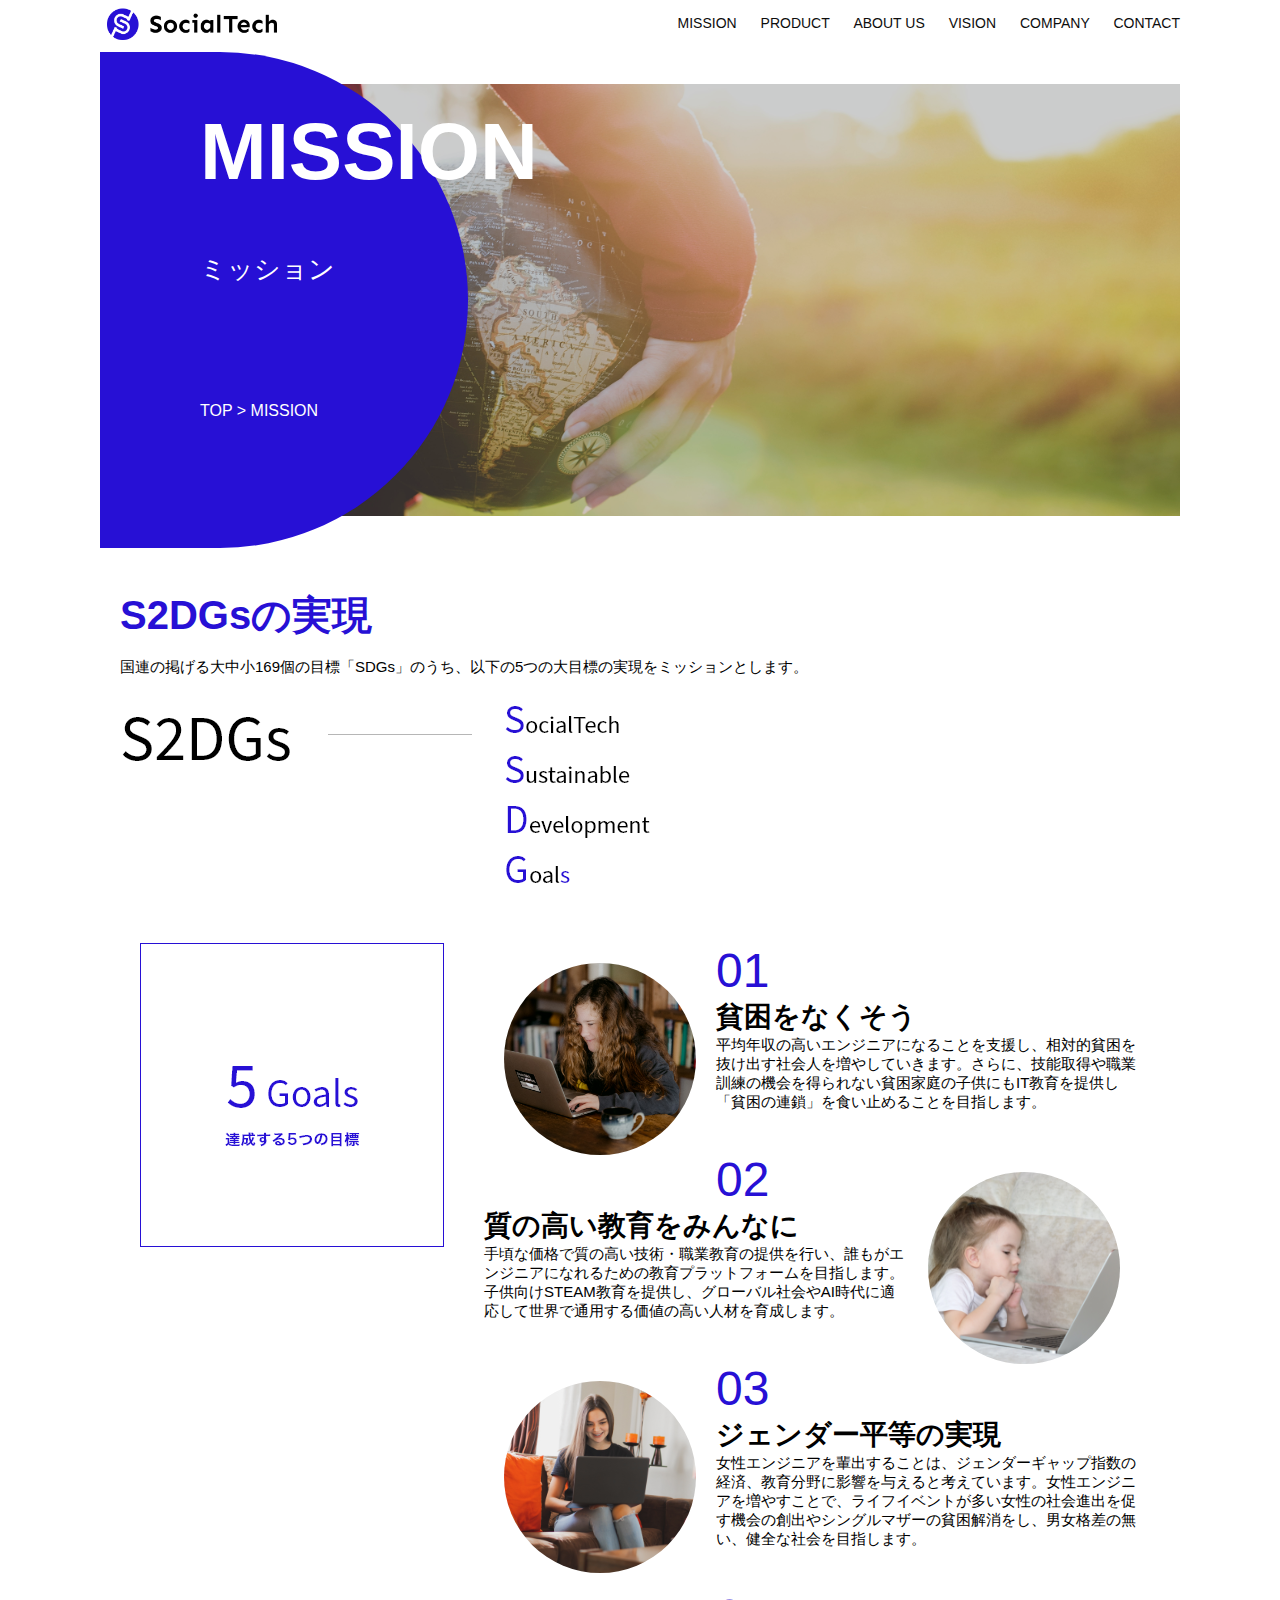
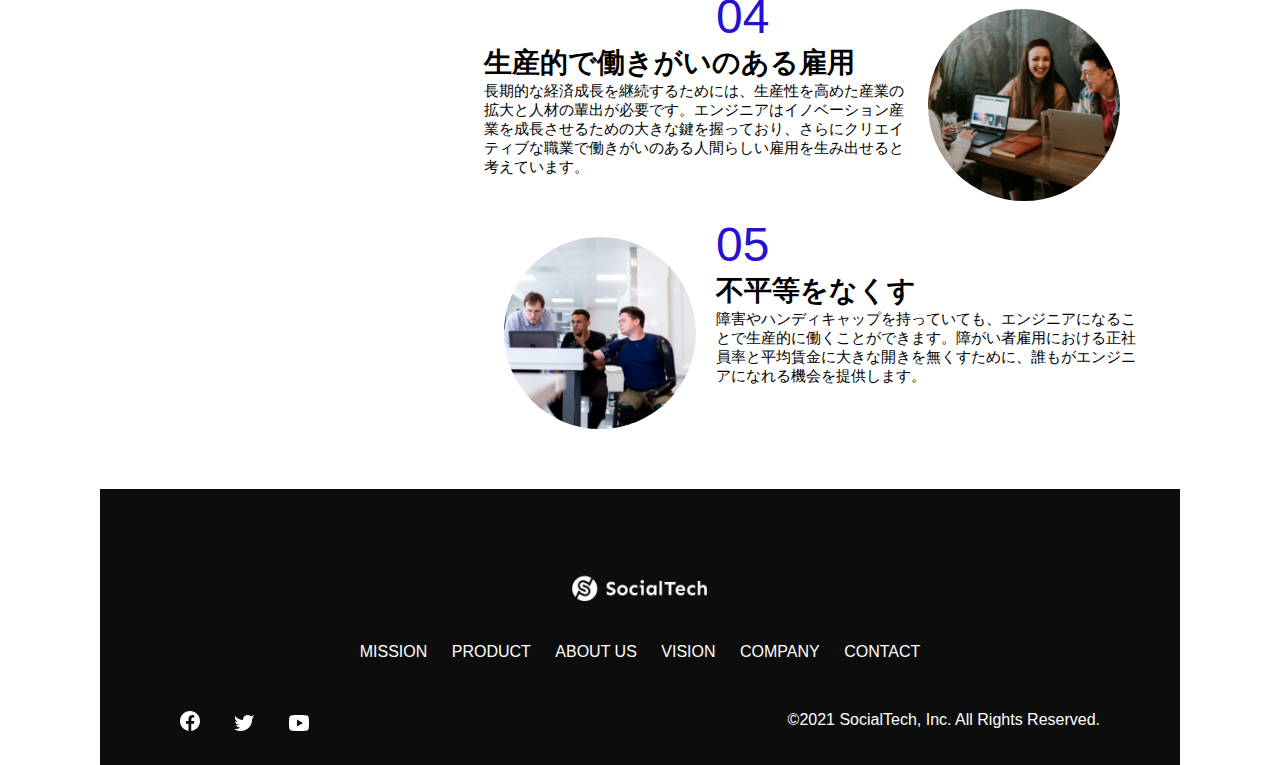
<file: socialtech/mission.html>
<!DOCTYPE html>
<html>
<head>
  <title>SocialTech - MISSION ミッション -</title>
  <meta charset="UTF-8">
  <meta name="description" content="SocialTechが目指す5つの目標（S2DGs）を紹介します">
  <meta name="viewport" content="width=device-width, initial-scale=1.0">
  <link rel="stylesheet" href="style.css">
</head>

<body>
  <!-- ヘッダー -->
  <header>
    <!-- ロゴ -->
    <a href="index.html" id="logo"><img src="images/logo.png" alt="トップページに戻る"></a>

    <!-- PC用ナビゲーション -->
    <nav id="nav-pc">
      <a href="mission.html">MISSION</a>
      <a href="product.html">PRODUCT</a>
      <a href="index.html#aboutus">ABOUT US</a>
      <a href="index.html#vision">VISION</a>
      <a href="index.html#company">COMPANY</a>
      <a href="index.html#contact">CONTACT</a>
    </nav>

     <!-- スマホ用メニューボタン -->
     <img id="menu-sp" src="images/button-menu.png" alt="ナビゲーションを開く" onclick="document.getElementById('nav-sp').style.display = 'block'">
  
     <!-- スマホ用ナビゲーション -->
     <nav id="nav-sp">
       <img id="close" src="images/button-close.png" alt="ナビゲーションを閉じる" onclick="document.getElementById('nav-sp').style.display = 'none'">
       <a id="logo-sp" href="index.html" onclick="document.getElementById('nav-sp').style.display = 'none'"><img
           src="images/logo-sp.png" alt="トップページに戻る"></a>
       <a class="menu" href="mission.html" onclick="document.getElementById('nav-sp').style.display = 'none'">MISSION</a>
       <a class="menu" href="product.html" onclick="document.getElementById('nav-sp').style.display = 'none'">PRODUCT</a>
       <a class="menu" href="index.html#aboutus" onclick="document.getElementById('nav-sp').style.display = 'none'">ABOUT
         US</a>
       <a class="menu" href="index.html#vision"
         onclick="document.getElementById('nav-sp').style.display = 'none'">VISION</a>
       <a class="menu" href="index.html#company"
         onclick="document.getElementById('nav-sp').style.display = 'none'">COMPANY</a>
       <a class="menu" href="index.html#contact"
         onclick="document.getElementById('nav-sp').style.display = 'none'">CONTACT</a>
       <div id="sns">
         <a href="https://www.facebook.com/sejuku2013"><img src="images/button-facebook.png" alt="Facebookのリンク"></a>
         <a href="https://twitter.com/samuraijuku"><img src="images/button-twitter.png" alt="Twitterのリンク"></a>
         <a href="https://www.youtube.com/channel/UCCFOQO5aDK0xXam4cUQXT8g"><img src="images/button-youtube.png" alt="YouTubeのリンク"></a>
       </div>
     </nav>
   </header>
   <main>
     <article>
      <section id="mission-main">
        <div id="mission-title">
          <h1>MISSION</h1>
          <span>ミッション</span>
          <div>TOP > MISSION</div>
        </div>
      </section>
      <section id="mission-s2dgs">
        <h2 class="mission-h2">S2DGsの実現</h2>
        <p>国連の掲げる大中小169個の目標「SDGs」のうち、以下の5つの大目標の実現をミッションとします。</p>
        <img src="images/mission/mission-s2dgs.png" alt="S2DGs">
      </section>
      <section id="mission-5goals">
        <div>
          <img id="s2dgs-image" src="images/mission/mission-5goals.png" alt="5Goals">
        </div>
        <div>
          <div>
            <img class="fivegoals-image-left" src="images/mission/mission-5goals01.png" alt="PCを操作する女の子">
            <span class="fivegoals-number">01</span>
            <h3 class="fivegoals-h3">貧困をなくそう</h3>
            <p class="fivegoals-p">
              平均年収の高いエンジニアになることを支援し、相対的貧困を抜け出す社会人を増やしていきます。さらに、技能取得や職業訓練の機会を得られない貧困家庭の子供にもIT教育を提供し「貧困の連鎖」を食い止めることを目指します。
            </p>
          </div>
  
          <div>
            <img class="fivegoals-image-right" src="images/mission/mission-5goals02.png" alt="PCを見つめる小さい女の子">
            <span class="fivegoals-number">02</span>
            <h3 class="fivegoals-h3">質の高い教育をみんなに</h3>
            <p class="fivegoals-p">
              手頃な価格で質の高い技術・職業教育の提供を行い、誰もがエンジニアになれるための教育プラットフォームを目指します。子供向けSTEAM教育を提供し、グローバル社会やAI時代に適応して世界で通用する価値の高い人材を育成します。
            </p>
          </div>
  
          <div>
            <img class="fivegoals-image-left" src="images/mission/mission-5goals03.png" alt="PCを操作する女性">
            <span class="fivegoals-number">03</span>
            <h3 class="fivegoals-h3">ジェンダー平等の実現</h3>
            <p class="fivegoals-p">
              女性エンジニアを輩出することは、ジェンダーギャップ指数の経済、教育分野に影響を与えると考えています。女性エンジニアを増やすことで、ライフイベントが多い女性の社会進出を促す機会の創出やシングルマザーの貧困解消をし、男女格差の無い、健全な社会を目指します。
            </p>
          </div>
          <div>
            <img class="fivegoals-image-right" src="images/mission/mission-5goals04.png" alt="笑顔で話し合う3人の男女">
            <span class="fivegoals-number">04</span>
            <h3 class="fivegoals-h3">生産的で働きがいのある雇用</h3>
            <p class="fivegoals-p">
              長期的な経済成長を継続するためには、生産性を高めた産業の拡大と人材の輩出が必要です。エンジニアはイノベーション産業を成長させるための大きな鍵を握っており、さらにクリエイティブな職業で働きがいのある人間らしい雇用を生み出せると考えています。
            </p>
          </div>
  
          <div>
            <img class="fivegoals-image-left" src="images/mission/mission-5goals05.png" alt="障害を持つ男性が生き生きと働く様子">
            <span class="fivegoals-number">05</span>
            <h3 class="fivegoals-h3">不平等をなくす</h3>
            <p class="fivegoals-p">
              障害やハンディキャップを持っていても、エンジニアになることで生産的に働くことができます。障がい者雇用における正社員率と平均賃金に大きな開きを無くすために、誰もがエンジニアになれる機会を提供します。
            </p>
          </div>
        </div>
      </section>
     </article>
     <footer>

      <div id="footer-logo">
        <img src="images/logo-sp.png" alt="SocialTech">
      </div>
      <div id="footer-link">
        <a href="mission.html">MISSION</a>
        <a href="product.html">PRODUCT</a>
        <a href="index.html#aboutus">ABOUT US</a>
        <a href="index.html#vision">VISION</a>
        <a href="index.html#company">COMPANY</a>
        <a href="index.html#contact">CONTACT</a>
      </div>
      <div id="sns-footer">
        <a href="https://www.facebook.com/sejuku2013"><img src="images/button-facebook.png" alt="Facebookのリンク"></a>
        <a href="https://twitter.com/samuraijuku"><img src="images/button-twitter.png" alt="Twitterのリンク"></a>
        <a href="https://www.youtube.com/channel/UCCFOQO5aDK0xXam4cUQXT8g"><img src="images/button-youtube.png" alt="YouTubeのリンク"></a>
        <span id="copyright">&copy;2021 SocialTech, Inc. All Rights Reserved. </span>
      </div>
    </footer>
  </main>
</body>

</html>
</file>
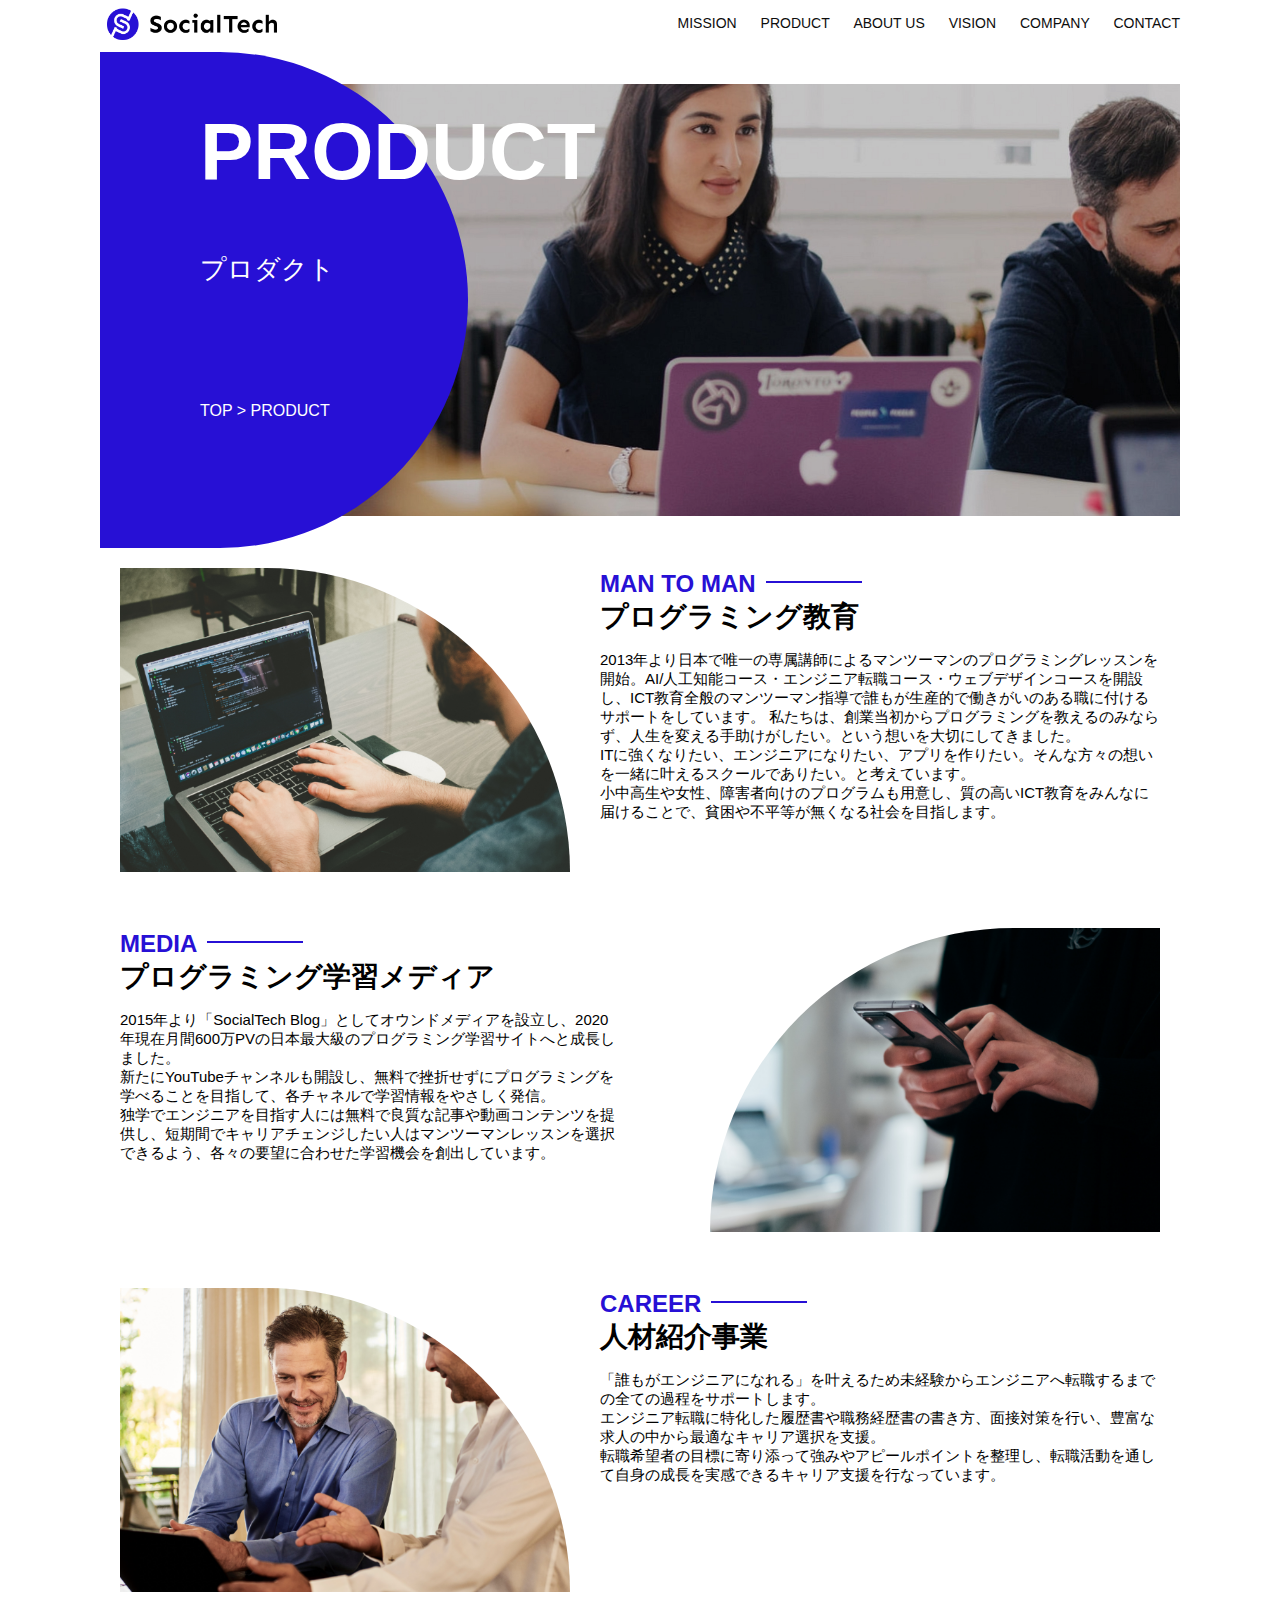
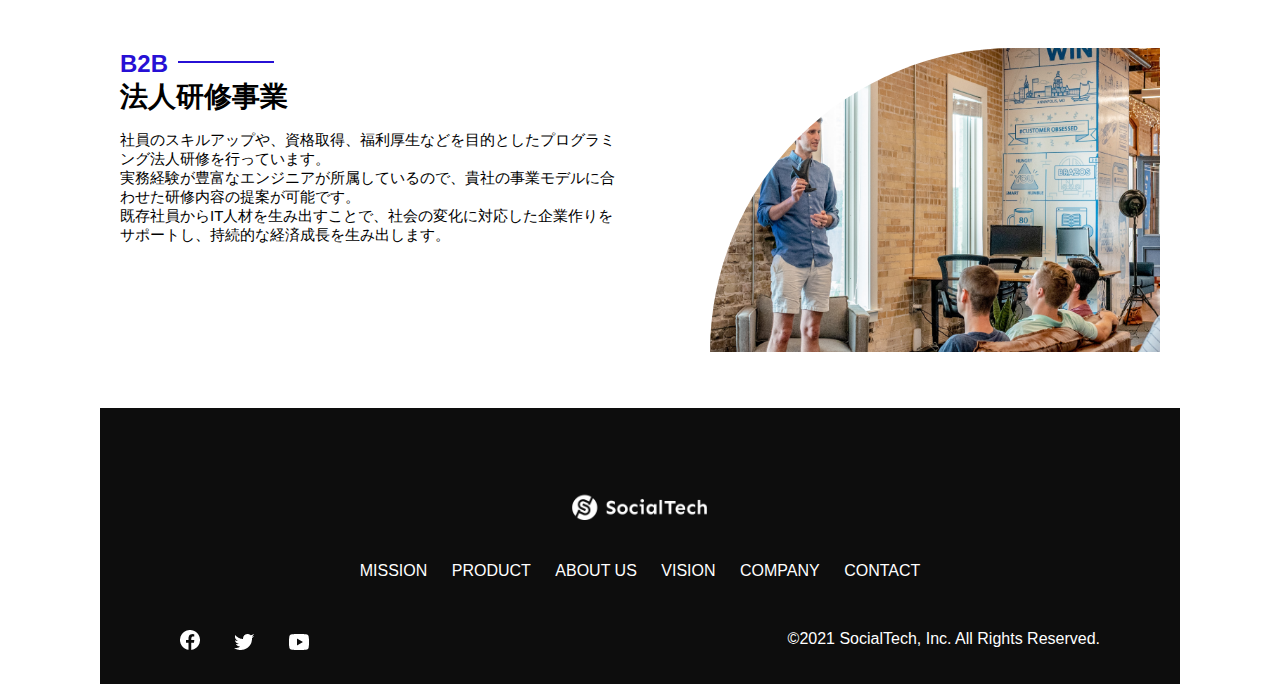
<file: socialtech/product.html>
<!DOCTYPE html>
<html>
<head>
  <title>SocialTech -PRODUCT プロダクト-</title>
  <meta charset="UTF-8">
  <meta name="description" content="SocialTechの4つのプロダクトを紹介します">
  <meta name="viewport" content="width=device-width, initial-scale=1.0">
  <link rel="stylesheet" href="style.css">
</head>

<body>
  <!-- ヘッダー -->
  <header>
    <!-- ロゴ -->
    <a href="index.html" id="logo"><img src="images/logo.png" alt="トップページに戻る"></a>

    <!-- PC用ナビゲーション -->
    <nav id="nav-pc">
      <a href="mission.html">MISSION</a>
      <a href="product.html">PRODUCT</a>
      <a href="index.html#aboutus">ABOUT US</a>
      <a href="index.html#vision">VISION</a>
      <a href="index.html#company">COMPANY</a>
      <a href="index.html#contact">CONTACT</a>
    </nav>

    <!-- スマホ用メニューボタン -->
    <img id="menu-sp" src="images/button-menu.png" alt="ナビゲーションを開く" onclick="document.getElementById('nav-sp').style.display = 'block'">

    <!-- スマホ用ナビゲーション -->
    <nav id="nav-sp">
      <img id="close" src="images/button-close.png" alt="ナビゲーションを閉じる" onclick="document.getElementById('nav-sp').style.display = 'none'">
      <a id="logo-sp" href="index.html" onclick="document.getElementById('nav-sp').style.display = 'none'"><img
          src="images/logo-sp.png" alt="トップページに戻る"></a>
      <a class="menu" href="mission.html" onclick="document.getElementById('nav-sp').style.display = 'none'">MISSION</a>
      <a class="menu" href="product.html" onclick="document.getElementById('nav-sp').style.display = 'none'">PRODUCT</a>
      <a class="menu" href="index.html#aboutus" onclick="document.getElementById('nav-sp').style.display = 'none'">ABOUT
        US</a>
      <a class="menu" href="index.html#vision"
        onclick="document.getElementById('nav-sp').style.display = 'none'">VISION</a>
      <a class="menu" href="index.html#company"
        onclick="document.getElementById('nav-sp').style.display = 'none'">COMPANY</a>
      <a class="menu" href="index.html#contact"
        onclick="document.getElementById('nav-sp').style.display = 'none'">CONTACT</a>
      <div id="sns">
        <a href="https://www.facebook.com/sejuku2013"><img src="images/button-facebook.png" alt="Facebookのリンク"></a>
        <a href="https://twitter.com/samuraijuku"><img src="images/button-twitter.png" alt="Twitterのリンク"></a>
        <a href="https://www.youtube.com/channel/UCCFOQO5aDK0xXam4cUQXT8g"><img src="images/button-youtube.png" alt="YouTubeのリンク"></a>
      </div>
    </nav>
  </header>
  <main>
    <article>
      <section id="product-main">
        <div id="product-title">
          <h1>PRODUCT</h1>
          <span>プロダクト</span>
          <div>TOP > PRODUCT</div>
        </div>
      </section>
      <section class="product-section1">
        <img src="images/product/product-mantoman.png" alt="PCでコードを書く男性">
        <div>
          <h2 class="product-h2">MAN TO MAN</h2>
          <h3 class="product-h3">プログラミング教育</h3>
          <p>
            2013年より日本で唯一の専属講師によるマンツーマンのプログラミングレッスンを開始。AI/人工知能コース・エンジニア転職コース・ウェブデザインコースを開設し、ICT教育全般のマンツーマン指導で誰もが生産的で働きがいのある職に付けるサポートをしています。
            私たちは、創業当初からプログラミングを教えるのみならず、人生を変える手助けがしたい。という想いを大切にしてきました。<br>ITに強くなりたい、エンジニアになりたい、アプリを作りたい。そんな方々の想いを一緒に叶えるスクールでありたい。と考えています。<br>小中高生や女性、障害者向けのプログラムも用意し、質の高いICT教育をみんなに届けることで、貧困や不平等が無くなる社会を目指します。
          </p>
        </div>
      </section>
      <section class="product-section2">
        <div>
          <h2 class="product-h2">MEDIA</h2>
          <h3 class="product-h3">プログラミング学習メディア</h3>
          <p>2015年より「SocialTech
            Blog」としてオウンドメディアを設立し、2020年現在月間600万PVの日本最大級のプログラミング学習サイトへと成長しました。<br>新たにYouTubeチャンネルも開設し、無料で挫折せずにプログラミングを学べることを目指して、各チャネルで学習情報をやさしく発信。<br>独学でエンジニアを目指す人には無料で良質な記事や動画コンテンツを提供し、短期間でキャリアチェンジしたい人はマンツーマンレッスンを選択できるよう、各々の要望に合わせた学習機会を創出しています。
          </p>
        </div>
        <img src="images/product/product-media.png" alt="スマートフォンを操作する人">
      </section>
      <section class="product-section1">
        <img src="images/product/product-career.png" alt="笑顔で話し合う2人の男性">
        <div>
          <h2 class="product-h2">CAREER</h2>
          <h3 class="product-h3">人材紹介事業</h3>
          <p>
            「誰もがエンジニアになれる」を叶えるため未経験からエンジニアへ転職するまでの全ての過程をサポートします。<br>エンジニア転職に特化した履歴書や職務経歴書の書き方、面接対策を行い、豊富な求人の中から最適なキャリア選択を支援。<br>転職希望者の目標に寄り添って強みやアピールポイントを整理し、転職活動を通して自身の成長を実感できるキャリア支援を行なっています。<br>
          </p>
        </div>
      </section>
      <section class="product-section2">
        <div>
          <h2 class="product-h2">B2B</h2>
          <h3 class="product-h3">法人研修事業</h3>
          <p>
            社員のスキルアップや、資格取得、福利厚生などを目的としたプログラミング法人研修を行っています。<br>実務経験が豊富なエンジニアが所属しているので、貴社の事業モデルに合わせた研修内容の提案が可能です。<br>既存社員からIT人材を生み出すことで、社会の変化に対応した企業作りをサポートし、持続的な経済成長を生み出します。
          </p>
        </div>
        <img src="images/product/product-b2b.png" alt="講演中の男性とそれを聴く人々">
      </section>
    </article>
    <footer>
      <div id="footer-logo">
        <img src="images/logo-sp.png" alt="SocialTech">
      </div>
      <div id="footer-link">
        <a href="mission.html">MISSION</a>
        <a href="product.html">PRODUCT</a>
        <a href="index.html#aboutus">ABOUT US</a>
        <a href="index.html#vision">VISION</a>
        <a href="index.html#company">COMPANY</a>
        <a href="index.html#contact">CONTACT</a>
      </div>
      <div id="sns-footer">
        <a href="https://www.facebook.com/sejuku2013"><img src="images/button-facebook.png" alt="Facebookのリンク"></a>
        <a href="https://twitter.com/samuraijuku"><img src="images/button-twitter.png" alt="Twitterのリンク"></a>
        <a href="https://www.youtube.com/channel/UCCFOQO5aDK0xXam4cUQXT8g"><img src="images/button-youtube.png" alt="YouTubeのリンク"></a>
        <span id="copyright">&copy;2021 SocialTech, Inc. All Rights Reserved. </span>
      </div>
    </footer>
  </main>
</body>

</html>
</file>
<file: kadai_012/style.css>
/* PC、スマホ共通スタイル */
body {
  font-family: "Source Sans Pro", "Hiragino Kaku Gothic ProN", Meiryo, Arial,
    sans-serif;
}

p {
  font-size: 15px;
}

/*================
PC用のスタイル 
=================*/
/* 横幅設定 */
body {
  max-width: 1080px;
  min-width: 960px;
  margin: 0 auto 0 auto;
}

/* ヘッダー */
header {
  display: flex;
  justify-content: space-between;
}

/* ナビゲーションのレイアウト */
#nav-pc {
  text-align: right;
  font-size: 14px;
  padding-top: 15px;
}

/* ナビゲーションのリンクの装飾設定 */
#nav-pc>a {
  text-decoration: none;
  margin-left: 20px;
}

#nav-pc>a:link {
  color: #0d0d0d;
}

#nav-pc>a:visited {
  color: #0d0d0d;
}

#nav-pc>a:hover {
  color: #0d0d0d;
  text-decoration: underline;
}

#nav-pc>a:active {
  color: #0d0d0d;
}

/* メインビジュアル*/
#main-visual {
  position: relative;
  height: 400px;
}

#main-message {
  position: absolute;
  top: 0;
  left: 0;
  background-color: #2710d5;
  color: #ffffff;
  border-radius: 0 0 476px 0;
  max-width: 620px;
  height: 100%;
  width: 100%;
  z-index: 11;
}

#main-message>h1 {
  font-size: 60px;
  font-weight: bold;
  margin: 100px 0 0 50px;
}

#main-message>p {
  font-size: 28px;
  margin: 0 0 0 50px;
}

#main-visual>img {
  max-width: 620px;
  border-radius: 476px 0 0 0;
  position: absolute;
  top: 0;
  right: 0;
  z-index: 10;
}

/* 見出し */
h2 {
  margin: 40px 0 0 0;
}

h2::after {
  content: url("images/line.png");
  margin-left: 10px;
}

h3 {
  font-size: 27px;
}

/* ミッション */
#mission {
  margin: 80px auto 80px auto;
  width: 100%;
}

#mission-flex {
  width: 100%;
  display: flex;
}

#mission-flex>div {
  width: 50%;
  margin: 20px;
}

#mission-photo {
  width: 100%;
}

#s2dgs {
  margin-top: 50px;
}

/* プロダクト */
#product {
  background-color: #fafafa;
  width: 100%;
  margin: 80px 0 80px 0;
  padding: 10px 40px 0px 40px;
}

/* 外枠 */
#product>div {
  margin-top: 40px;
  display: flex;
}

/* 左のカラム */
#product-left {
  width: 50%;
  margin-right: 20px;
}

/* 右のカラム */
#product-right {
  width: 50%;
  margin-left: 20px;
  margin-top: 80px;
}

/* 画像＋説明の枠 */
#product-left>div {
  position: relative;
  height: 480px;
  margin-right: 20px;
}

#product-right>div {
  position: relative;
  height: 480px;
  margin-left: 20px;
}

/* 画像 */
.product-photo {
  width: 100%;
}

/* 説明文の枠 */
.product-explain {
  background-color: #ffffff;
  position: absolute;
  left: 0;
  top: 280px;
  margin: 0 40px 0 40px;
  padding: 20px;
  box-shadow: 5px 5px 10px rgba(0, 0, 0, 0.05);
}

/* 説明文の英語 */
.product-explain>span {
  color: #2710d5;
  font-weight: bold;
  font-size: 16px;
  margin: 0;
}

/* 説明文の見出し */
.product-explain>h3 {
  margin: 5px 0 5px 0;
}

/* 説明文 */
.product-explain>p {
  margin: 0;
}

/* 「もっとみる」ボタン */
#product-more {
  margin: 0 auto -42px auto;
}

/* ABOUT US */
#aboutus {
  margin: 80px auto 80px auto;
}

/* 3つの組織文化と画像を入れる枠 */
#aboutus>div {
  display: flex;
}

/* 画像 */
.culture-img {
  width: 100%;
  align-self: flex-start;
}

.culture-img2 {
  margin-top: 50px;
  width: 100%;
}

/* 3つの組織文化の表 */
.culture-table {
  max-width: 500px;
  margin-right: 50px;
}

/* 番号 */
.culture-num {
  font-size: 80px;
  color: #2710d5;
  margin: 0 20px 0 0;
}

/* 組織文化英語 */
.culture-en {
  color: #2710d5;
  font-weight: bold;
  font-size: 24px;
  display: block;
}

/* 組織文化日本語 */
.culture-jp {
  font-size: 28px;
  font-weight: bold;
}

/* 説明文 */
.culture-description {
  margin: 0;
}

/* ビジョン */
#vision {
  margin: 80px auto 80px auto;
}

/* セクション内の外枠 */
#vision>div {
  width: 100%;
  display: flex;
  justify-content: space-between;
  flex-wrap: wrap;
}

/* 7つの行動指針の枠 */
.vision-box {
  width: 300px;
  height: 300px;
  margin-bottom: 30px;
  position: relative;
}

.vision-box>img {
  width: 100%;
  height: auto;
  position: absolute;
  top: 0;
  left: 0;
  z-index: 30;
}

.vision-box>span {
  position: absolute;
  top: 0;
  left: 0;
  z-index: 31;
  margin-right: 20px;
}

.vision-box>span>h4 {
  color: #2710d5;
  font-size: 19px;
  margin: 80px 0 0 0;
}

.vision-box>span>h4::first-letter {
  font-size: 40px;
}

.vision-box>span>h5 {
  font-size: 20px;
  margin: 0 0 0 0;
}

.vision-box>span>p {
  margin: 10px 0 0 0;
}

/* 会社概要 */
#company {
  margin: 80px auto 80px auto;
}

#company-table {
  width: 100%;
}

.tableheader {
  text-align: left;
  padding: 20px;
  border-bottom-color: #2710d5;
  border-bottom-width: 1px;
  border-bottom-style: solid;
  width: 100px;
}

.tableheader-first {
  text-align: left;
  padding: 20px;
  border-bottom-color: #2710d5;
  border-bottom-width: 1px;
  border-bottom-style: solid;
  border-top-color: #2710d5;
  border-top-width: 1px;
  border-top-style: solid;
  width: 100px;
}

.cell {
  padding: 30px;
  border-bottom-color: #ececec;
  border-bottom-width: 1px;
  border-bottom-style: solid;
}

.cell-first {
  padding: 30px;
  border-bottom-color: #ececec;
  border-bottom-width: 1px;
  border-bottom-style: solid;
  border-top-color: #ececec;
  border-top-width: 1px;
  border-top-style: solid;
}

#company>iframe {
  width: 100%;
  height: 368px;
  margin-top: 40px;
}

/* お問い合わせ */
#contact {
  margin: 80px auto 80px auto;
}

/* 外枠 */
#contact>form>div {
  display: flex;
  flex-direction: row;
  flex-wrap: wrap;
  padding-bottom: 30px;
}

/* 左列の見出し */
.contact-heading {
  width: 240px;
  align-self: center;
}

/* 見出しのラベル */
.contact-label {
  font-weight: bold;
}

/* 必須 */
.contact-span {
  color: #ce2222;
  margin: 0 0 0 20px;
  font-weight: bold;
}

/* テキストボックス */
.contact-textbox {
  border-top: 0;
  border-left: 0;
  border-right: 0;
  border-bottom-width: 1px;
  border-bottom-color: #707070;
  border-bottom-style: solid;
  background-color: #fafafa;
  width: 400px;
  height: 56px;
}

/* お問い合わせ内容のテキストエリア */
.contact-textarea {
  border-top: 0;
  border-left: 0;
  border-right: 0;
  border-bottom-width: 1px;
  border-bottom-color: #707070;
  border-bottom-style: solid;
  background-color: #fafafa;
  width: 400px;
  height: 200px;
}

/* 個人情報の取り扱い */
details {
  width: 700px;
}

details>div {
  background-color: #fafafa;
  padding: 20px;
}

details>div>span {
  font-weight: bold;
}

/* フッター */
footer {
  background-color: #0d0d0d;
  text-align: center;
  padding: 80px 80px 30px 80px;
}

#footer-logo {
  margin-bottom: 30px;
}

#footer-link {
  margin-bottom: 50px;
}
#footer-link > a {
  text-decoration: none;
  margin: 10px;
}
#footer-link > a:link {
  color: #ffffff;
}
#footer-link > a:visited {
  color: #ffffff;
}
#footer-link > a:hover {
  color: #ffffff;
  text-decoration: underline;
}
#footer-link > a:active {
  color: #ffffff;
}

#sns-footer {
  text-align: left;
  width: 100%;
}

#sns-footer > a {
  margin-right: 30px;
}

#copyright {
  color: #ffffff;
  float: right;
}
#Cases{
  margin: 40px auto;
  width: 100%;
}
#Cases ul{
display: flex;
list-style: none;
}
#Cases ul li{
  width: 33%;
  margin: 20px;
}
.case-card{
  background-color: #FFFFFF;
  min-height: 400px;
  box-shadow: 5px 5px 15px rgba(0, 0, 0, 0.2);
}
.case-img{
  width: 100%;
}
.case-info{
  padding: 10px 20px;
}
.case-name{
  color: #2710d5;
  font-size: 19px;
}
.case-content{
  font-size: 14px;
}
</file>
<file: kadai_013/style.css>
/* PC、スマホ共通スタイル */
body {
  font-family: "Source Sans Pro", "Hiragino Kaku Gothic ProN", Meiryo, Arial,
    sans-serif;
}

p {
  font-size: 15px;
}

#main-visual>img {
  width: 100%;
}

/*================
PC用のスタイル 
=================*/
@media screen and (min-width: 768px) {
  /* 横幅設定 */
  body {
    max-width: 1080px;
    min-width: 960px;
    margin: 0 auto 0 auto;
  }

  /* ヘッダー */
  header {
    display: flex;
    justify-content: space-between;
  }

  /* ナビゲーションのレイアウト */
  #nav-pc {
    text-align: right;
    font-size: 14px;
    padding-top: 15px;
  }

  /* ナビゲーションのリンクの装飾設定 */
  #nav-pc>a {
    text-decoration: none;
    margin-left: 20px;
  }

  #nav-pc>a:link {
    color: #0d0d0d;
  }

  #nav-pc>a:visited {
    color: #0d0d0d;
  }

  #nav-pc>a:hover {
    color: #0d0d0d;
    text-decoration: underline;
  }

  #nav-pc>a:active {
    color: #0d0d0d;
  }
  #menu-sp		{
    display: none;
  }
  #nav-sp{
    display: none;
  }
}

  
@media screen and (max-width: 767px) {
body{
  min-width: 375px;
  margin: 0;
}
#nav-pc{
  display:none;
}
#menu-sp{
  float:right;
  padding:0;
}
#nav-sp{
  background-color:#ce933e;
  position:absolute;
  left:0;
  top:0;
  height: 100%;
  width: 100%;
  display: none;
  z-index: 100;
}
#close{
  position:absolute;
  top:20px;
  right: 20px;
}
#logo-sp{
  margin: 80px 0px 30px 20px;
}
#nav-sp > a{
  display: block;
}
#nav-sp > a:link	{
  color: #ffffff;
}
#nav-sp > a:visited{
  color: #ffffff;
}
#nav-sp > a:hover{
  color: #ffffff;
  text-decoration:underline;
}
#nav-sp > a:active{
  color: #ffffff;
}
#nav-sp > .menu{
  text-decoration:none;
  display:block;
  margin: 0 20px;
  height: 44px;
  font-size: 16px;
  background-image: url("images/arrow.png");
  background-repeat: no-repeat;
  background-position: right top;
}
}
</file>
<file: socialtech/style.css>
/* PC、スマホ共通スタイル */
 body {
  font-family: "Source Sans Pro", "Hiragino Kaku Gothic ProN", Meiryo, Arial, sans-serif;
}

p {
  font-size: 15px;
}
/*================
 PC用のスタイル 
=================*/
@media screen and (min-width: 768px) {
  /* PC用のスタイルを指定する */


  /* 横幅設定 */
  body {
    max-width: 1080px;
    min-width: 960px;
    margin: 0 auto 0 auto;
  }
  
  /* ヘッダー */
  header {
    display: flex;
    justify-content: space-between;
  }
   /* ナビゲーションのレイアウト */
   #nav-pc {
    font-size: 14px;
    padding-top: 15px;
  }
  
  /* ナビゲーションのリンクの装飾設定 */
  #nav-pc > a {
    text-decoration: none;
    margin-left: 20px;
  }
  #nav-pc > a:link {
    color: #0d0d0d;
  }
  #nav-pc > a:visited {
    color: #0d0d0d;
  }
  #nav-pc > a:hover {
    color: #0d0d0d;
    text-decoration: underline;
  }
  #nav-pc > a:active {
    color: #0d0d0d;
  }
   /* スマホ用ナビを非表示 */
   #nav-sp,
   #menu-sp {
     display: none;
   }
 /* メインビジュアル*/
 #main-visual {
  position: relative;
  height: 400px;
}
#main-message {
  position: absolute;
  top: 0;
  left: 0;
  background-color: #2710d5;
  color: #ffffff;
  border-radius: 0 0 476px 0;
  max-width: 620px;
  height: 100%;
  width: 100%;
  z-index: 11;
}
#main-message > h1 {
  font-size: 60px;
  font-weight: bold;
  margin: 100px 0 0 50px;
}
#main-message > p { 
  font-size: 28px;
  margin: 0 0 0 50px;
}
#main-visual > img {
  max-width: 620px;
  border-radius: 476px 0 0 0;
  position: absolute;
  top: 0;
  right: 0;
  z-index: 10;
}
 /* 見出し */
 h2 {
  margin: 40px 0 0 0;
}

h2::after {
  content: url("images/line.png");
  margin-left: 10px;
}

h3 {
  font-size: 27px;
}
 /* ミッション */
 #mission {
  margin: 80px auto 80px auto;
  width: 100%;
}

#mission-flex {
  width: 100%;
  display: flex;
}
#mission-flex > div {
  width: 50%;
  margin: 20px;
}

#mission-photo {
  width: 100%;
}

#s2dgs {
  margin-top: 50px;
  width: 100%;
}
/* プロダクト */
#product {
  background-color: #fafafa;
  margin: 80px 0 80px 0;
  padding: 10px 40px 0px 40px;
}

/* 外枠 */
#product > div {
  margin-top: 40px;
  display: flex;
}

/* 左のカラム */
#product-left {
  width: 50%;
  margin-right: 20px;
}

/* 右のカラム */
#product-right {
  width: 50%;
  margin-left: 20px;
  margin-top: 80px;
}

/* 画像＋説明の枠 */
#product-left > div {
  position: relative;
  height: 480px;
  margin-right: 20px;
}
#product-right > div {
  position: relative;
  height: 480px;
  margin-left: 20px;
}
 /* 画像 */
 .product-photo {
  width: 100%;
}
 /* 説明文の枠 */
 .product-explain {
  background-color: #ffffff;
  position: absolute;
  left: 0;
  top: 280px;
  margin: 0 40px 0 40px;
  padding: 20px;
  box-shadow: 5px 5px 10px rgba(0, 0, 0, 0.05);
}

/* 説明文の英語 */
.product-explain > span {
  color: #2710d5;
  font-weight: bold;
  font-size: 16px;
  margin: 0;
}

/* 説明文の見出し */
.product-explain > h3 {
  font-size: 20px;
  margin: 5px 0 5px 0;
}

/* 説明文 */
.product-explain > p {
  font-size: 14px;
  margin: 0;
}

/* 「もっとみる」ボタン */
#product-more {
  margin: 0 auto -42px auto;
}
 /* ABOUT US */
 #aboutus {
  margin: 80px auto 80px auto;
}

/* 3つの組織文化と画像を入れる枠 */
#aboutus > div {
  display: flex;
}
 /* 画像 */
 .culture-img {
  width: 100%;
  align-self: flex-start;
}

.culture-img2 {
  margin-top: 50px;
  width: 100%;
}
/* 3つの組織文化の表 */
.culture-table {
  margin-right: 50px;
}
/* 番号 */
.culture-num {
  font-size: 80px;
  color: #2710d5;
  margin: 0 20px 0 0;
}

/* 組織文化英語 */
.culture-en {
  color: #2710d5;
  font-weight: bold;
  font-size: 24px;
  display: block;
}

/* 組織文化日本語 */
.culture-jp {
  font-size: 28px;
  font-weight: bold;
}

/* 説明文 */
.culture-description {
  margin: 0;
}
 /* ビジョン */
 #vision {
  margin: 80px auto 80px auto;
}

/* セクション内の外枠 */
#vision > div {
  width: 100%;
  display: flex;
  justify-content: space-between;
  flex-wrap: wrap;
}

/* 7つの行動指針の枠 */
.vision-box {
  width: 300px;
  height: 300px;
  margin-bottom: 30px;
  position: relative;
}
.vision-box > img {
  width: 100%;
  height: auto;
  position: absolute;
  top: 0;
  left: 0;
  z-index: 30;
}

.vision-box > span {
  position: absolute;
  top: 0;
  left: 0;
  z-index: 31;
  margin-right: 20px;
}

.vision-box > span > h4 {
  color: #2710d5;
  font-size: 19px;
  margin: 80px 0 0 0;
}

.vision-box > span > h4::first-letter {
  font-size: 40px;
}

.vision-box > span > h5 {
  font-size: 20px;
  margin: 0 0 0 0;
}

.vision-box > span > p {
  margin: 10px 0 0 0;
} /* 会社概要 */
#company {
  margin: 80px auto 80px auto;
}
#company-table {
  width: 100%;
}

.tableheader {
  text-align: left;
  padding: 20px;
  border-bottom-color: #2710d5;
  border-bottom-width: 1px;
  border-bottom-style: solid;
  width: 100px;
}

.tableheader-first {
  text-align: left;
  padding: 20px;
  border-bottom-color: #2710d5;
  border-bottom-width: 1px;
  border-bottom-style: solid;
  border-top-color: #2710d5;
  border-top-width: 1px;
  border-top-style: solid;
  width: 100px;
}

.cell {
  padding: 30px;
  border-bottom-color: #ececec;
  border-bottom-width: 1px;
  border-bottom-style: solid;
}

.cell-first {
  padding: 30px;
  border-bottom-color: #ececec;
  border-bottom-width: 1px;
  border-bottom-style: solid;
  border-top-color: #ececec;
  border-top-width: 1px;
  border-top-style: solid;
}
#company > iframe {
  width: 100%;
  height: 368px;
  margin-top: 40px;
}
 /* お問い合わせ */
 #contact {
  margin: 80px auto 80px auto;
}

/* 外枠 */
#contact > form > div {
  display: flex;
  flex-direction: row;
  flex-wrap: wrap;
  padding-bottom: 30px;
}
/* 左列の見出し */
.contact-heading {
  width: 240px;
  align-self: center;
}
/* 見出しのラベル */
.contact-label {
  font-weight: bold;
}
/* 必須 */
.contact-span {
  color: #ce2222;
  margin: 0 0 0 20px;
  font-weight: bold;
}
 /* テキストボックス */
 .contact-textbox {
  border-top: 0;
  border-left: 0;
  border-right: 0;
  border-bottom-width: 1px;
  border-bottom-color: #707070;
  border-bottom-style: solid;
  background-color: #fafafa;
  width: 400px;
  height: 56px;
}
/* お問い合わせ内容のテキストエリア */
.contact-textarea {
  border-top: 0;
  border-left: 0;
  border-right: 0;
  border-bottom-width: 1px;
  border-bottom-color: #707070;
  border-bottom-style: solid;
  background-color: #fafafa;
  width: 400px;
  height: 200px;
}
 /* 個人情報の取り扱い */
 details {
  width: 700px;
}
details > div {
  background-color: #fafafa;
  padding: 20px;
} 
details > div > span {
  font-weight: bold;
}
 /* フッター */
 footer {
  background-color: #0d0d0d;
  text-align: center;
  padding: 80px 80px 30px 80px;
}

#footer-logo {
  margin-bottom: 30px;
}
#footer-link {
  margin-bottom: 50px;
}
#footer-link > a {
  text-decoration: none;
  margin: 10px;
}
#footer-link > a:link {
  color: #ffffff;
}
#footer-link > a:visited {
  color: #ffffff;
}
#footer-link > a:hover {
  color: #ffffff;
  text-decoration: underline;
}
#footer-link > a:active {
  color: #ffffff;
}
#sns-footer {
  text-align: left;
  width: 100%;
}

#sns-footer > a {
  margin-right: 30px;
}

#copyright {
  color: #ffffff;
  float: right;
}

 /* mission.html用スタイル */
   /* ミッションのメインビジュアル */
   #mission-main {
    height: 496px;
    width: 100%;
    background-image: url("images/mission/mission-main.png");
    background-repeat: no-repeat;
    background-position-y: center;
  }

  #mission-title {
    background-color: #2710d5;
    width: 368px;
    color: #ffffff;
    height: 496px;
    border-radius: 0 248px 248px 0;
    position: relative;
  }

  #mission-title > h1 {
    position: absolute;
    top: 0;
    left: 100px;
    font-size: 80px;
  }

  #mission-title > span {
    position: absolute;
    top: 200px;
    left: 100px;
    font-size: 26px;
  }

  #mission-title > div {
    position: absolute;
    top: 350px;
    left: 100px;
    font-size: 16px;
  }
  #mission-s2dgs {
    width: 100%;
    margin: 20px;
  }

  .mission-h2 {
    color: #2710d5;
    font-size: 40px;
  }

  .mission-h2::after {
    content: none;
  }
  #mission-5goals {
    margin: 20px;
    display: flex;
  }

  #mission-5goals > div {
    flex-grow: 1;
    padding: 20px;
  }

  #mission-5goals > div > div {
    margin-bottom: 40px;
  }

  .fivegoals-image-right {
    float: right;
    margin: 20px;
  }

  .fivegoals-image-left {
    float: left;
    margin: 20px;
  }

  .fivegoals-number {
    color: #2710d5;
    font-size: 48px;
    margin: 0;
  }

  .fivegoals-h3 {
    font-size: 28px;
    margin: 0;
  }

  .fivegoals-p {
    margin: 0;
  }
   /* プロダクトページ */
   #product-main {
    height: 496px;
    width: 100%;
    background-image: url("images/product/product-main.png");
    background-repeat: no-repeat;
    background-position-y: center;
  }

  #product-title {
    background-color: #2710d5;
    width: 368px;
    color: #ffffff;
    height: 496px;
    border-radius: 0 248px 248px 0;
    position: relative;
  }
  #product-title > h1 {
    position: absolute;
    top: 0;
    left: 100px;
    font-size: 80px;
  }

  #product-title > span {
    position: absolute;
    top: 200px;
    left: 100px;
    font-size: 26px;
  }

  #product-title > div {
    position: absolute;
    top: 350px;
    left: 100px;
    font-size: 16px;
  }
    /* セクション1 */
    .product-section1 {
      position: relative;
      margin: 20px;
      height: 340px;
    }
  
    .product-section1 > img {
      position: absolute;
      top: 0;
      left: 0;
      width: 450px;
      margin: 0 40px 30px 0;
      border-radius: 0 432px 0 0;
    }
  
    .product-section1 > div {
      position: absolute;
      top: 0;
      left: 480px;
    }
      /* セクション2 */
   .product-section2 {
    position: relative;
    margin: 20px;
    height: 340px;
  }

  .product-section2 > img {
    position: absolute;
    top: 0;
    right: 0;
    width: 450px;
    margin: 0 0 30px 40px;
    border-radius: 432px 0 0 0;
  }

  .product-section2 > div {
    width: 500px;
    position: absolute;
    top: 0;
    left: 0;
  }

  .product-h2 {
    color: #2710d5;
    font-size: 24px;
    margin: 0;
  }

  .product-h3 {
    font-size: 28px;
    margin: 0;
  }
}



@media screen and (max-width: 767px) {
  /* スマートフォン用のスタイルを指定する */
  body {
    min-width: 375px;
    margin: 0;
  }

  /* PC用ナビゲーション非表示 */
  #nav-pc {
    display: none;
  }

  /* ハンバーガーメニュー */
  #menu-sp {
    float: right;
    padding: 0;
  }
  /* スマホ用ナビゲーションの表示切替 */
   /* 初期状態、レイアウトと非表示設定 */
   #nav-sp {
    background-color: #2710d5;
    position: absolute;
    left: 0;
    top: 0;
    height: 100%;
    width: 100%;
    display: none;
    z-index: 100;
  }
   /* ×ボタン */
   #close {
    position: absolute;
    top: 20px;
    right: 20px;
  }

  /* ナビゲーションメニュー用ロゴ */
  #logo-sp {
    margin: 80px 0 30px 20px;
  }
  /* ナビゲーションのリンクの装飾設定 */
  #nav-sp > a {
    display: block;
  }
  #nav-sp > a:link {
    color: #ffffff;
  }
  #nav-sp > a:visited {
    color: #ffffff;
  }
  #nav-sp > a:hover {
    color: #ffffff;
    text-decoration: underline;
  }
  #nav-sp > a:active {
    color: #ffffff;
  }
  #nav-sp > .menu {
    text-decoration: none;
    display: block;
    margin: 0 20px 0 20px;
    height: 44px;
    font-size: 16px;
    background-image: url("images/arrow.png");
    background-repeat: no-repeat;
    background-position: right top;
  }
  #sns {
    position: absolute;
    bottom: 20px;
    left: 20px;
  }
  #sns > a {
    margin-right: 30px;
  }
 /* メインビジュアル */
 #main-visual {
  position: relative;
  height: 470px;
  width: 100%;
  overflow: hidden;
}
#main-visual > div {
  position: absolute;
  top: 0;
  left: 0;
  background-color: #2710d5;
  color: white;
  border-radius: 0 0 476px 0;
  text-align: center;
  height: 280px;
  width: 100%;
  z-index: 11;
}
#main-visual > div > h1 {
  font-size: 28px;
  margin: 90px 0 0 0;
}

#main-visual > div > p {
  margin: 0;
}

#main-visual > img {
  width: 100%;
  border-radius: 476px 0 0 0;
  z-index: 10;
  position: absolute;
  bottom: 0;
  right: 0;
}
  /* 見出し */
  h2::after {
    content: url("images/line.png");
    margin-left: 10px;
  }

  h3 {
    font-size: 24px;
    margin: 10px 0 0 0;
  }
   /* ミッション */
   #mission {
    margin: 20px;
  }

  #mission-photo {
    width: 100%;
  }

  #s2dgs {
    width: 100%;
  }
   /* プロダクト */
   #product {
    background-color: #fafafa;
    padding-top: 10px;
  }

  #product h2 {
    margin-left: 20px;
  }
  /* 外枠 */
  /* 左右のカラム　スマホでは縦並び */
  #product-left,
  #product-right {
    margin-right: 20px;
    margin-left: 20px;
  }
   /* 画像＋説明の枠 */
   #product-left > div,
   #product-right > div {
     position: relative;
     height: 540px;
   }
 
   /* 説明文の枠 */
   .product-explain {
     background-color: #ffffff;
     position: absolute;
     left: 0;
     bottom: 50px;
     padding: 20px;
     box-shadow: 5px 5px 10px rgba(0, 0, 0, 0.05);
   }
 
   .product-explain > span {
     color: #2710d5;
     font-weight: bold;
     font-size: 16px;
     margin: 0px;
   }
 
   .product-explain > h3 {
     margin: 10px 0 10px 0;
   }
    /* 画像 */
    .product-photo {
      width: 100%;
    }
  
    #product-more > img {
      margin: 0 0 -42px 20px;
    }
     /* ABOUT US */
   #aboutus {
    margin: 80px 20px 80px 20px;
  }

  #aboutus > div {
    display: flex;
    flex-direction: column;
  }

  .culture-table {
    width: 100%;
    padding-right: 20px;
    order: 2;
  }
  .culture-img {
    width: 100%;
    order: 1;
  }

  .culture-img2 {
    width: 100%;
  }
  .culture-num {
    font-size: 80px;
    color: #2710d5;
  }

  .culture-en {
    color: #2710d5;
    font-weight: bold;
    font-size: 24px;
    display: block;
  }

  .culture-jp {
    display: block;
  }

  .culture-description {
    margin: 0;
  }
   /* ビジョン */
   #vision {
    margin: 80px 20px 80px 20px;
  }

  .vision-box {
    width: 300px;
    height: 300px;
    margin-bottom: 30px;
    position: relative;
  }

  .vision-box > img {
    width: 100%;
    height: auto;
    position: absolute;
    top: 0;
    left: 0;
    z-index: 30;
  }
  .vision-box > span {
    position: absolute;
    top: 0;
    left: 0;
    z-index: 31;
    margin-right: 20px;
  }

  .vision-box > span > h4 {
    color: #2710d5;
    font-size: 19px;
    margin: 60px 0 0 0;
  }

  .vision-box > span > h5 {
    font-size: 20px;
    margin: 0 0 0 0;
  }
  .vision-box > span > p {
    margin: 10px 0 0 0;
  }
   /* 会社概要 */
   #company {
    margin: 0 20px 0 20px;
  }

  #company > h3 {
    margin-bottom: 20px;
  }
  #company > table {
    width: 100%;
  }

  .tableheader-first {
    text-align: left;
    padding: 20px;
    border-bottom-color: #2710d5;
    border-bottom-width: 1px;
    border-bottom-style: solid;
    border-top-color: #2710d5;
    border-top-width: 1px;
    border-top-style: solid;
    width: 50px;
  }
  .tableheader {
    text-align: left;
    padding: 20px;
    border-bottom-color: #2710d5;
    border-bottom-width: 1px;
    border-bottom-style: solid;
    width: 50px;
  }

  .cell {
    padding: 20px;
    border-bottom-color: #ececec;
    border-bottom-width: 1px;
    border-bottom-style: solid;
  }
  .cell-first {
    padding: 20px;
    border-bottom-color: #ececec;
    border-bottom-width: 1px;
    border-bottom-style: solid;
    border-top-color: #ececec;
    border-top-width: 1px;
    border-top-style: solid;
  }

  #company > iframe {
    width: 100%;
    height: 240px;
    margin: 40px 0 0 0;
  }
   /* お問い合わせ */
   #contact {
    margin: 80px 20px 80px 20px;
  }

  #contact > h3 {
    margin-bottom: 20px;
  }

  #contact > form > div {
    margin-bottom: 20px;
  }

  .contact-heading {
    margin-bottom: 20px;
  }
   /* ラベル */
   .contact-label {
    font-weight: bold;
  }

  /* 必須 */
  .contact-span {
    color: #ce2222;
    margin: 0 0 0 20px;
    font-weight: bold;
  }

  .contact-textbox {
    height: 56px;
    border-top: 0;
    border-left: 0;
    border-right: 0;
    background-color: #fafafa;
    border-bottom-color: #707070;
    border-bottom-width: 1px;
    border-style: solid;
    min-width: 300px;
    width: 100%;
  }

  .contact-textarea {
    height: 150px;
    border-top: 0;
    border-left: 0;
    border-right: 0;
    background-color: #fafafa;
    width: 100%;
  }

  .radiobutton {
    margin-bottom: 20px;
  }

  .radiobutton + label::after {
    content: "\A";
    white-space: pre;
  }
   /* フッター */
   footer {
    background-color: #0d0d0d;
    padding: 30px 20px 50px 20px;
  }

  #footer-logo {
    margin-bottom: 30px;
  }
  #footer-link {
    margin-bottom: 50px;
  }
  #footer-link > a {
    text-decoration: none;
    margin: 0 20px 30px 0;
    display: block;
    background-image: url("images/arrow.png");
    background-repeat: no-repeat;
    background-position: right top;
  }
  #footer-link > a:link {
    color: #ffffff;
  }
  #footer-link > a:visited {
    color: #ffffff;
  }
  #footer-link > a:hover {
    color: #ffffff;
    text-decoration: underline;
  }
  #footer-link > a:active {
    color: #ffffff;
  }
  #sns-footer > a {
    margin-right: 30px;
}

#copyright {
    font-size: 12px;
    display: block;
    margin-top: 30px;
    color: #ffffff;
}
 /* mission.html用スタイル */
   /* ミッションのメインビジュアル */
   #mission-main {
    height: 256px;
    width: 100%;
    background-image: url("images/mission/mission-main.png");
    background-repeat: no-repeat;
    background-position-y: center;
    background-size: auto 208px;
  }

  #mission-title {
    background-color: #2710d5;
    width: 136px;
    color: #ffffff;
    height: 256px;
    border-radius: 0 248px 248px 0;
    position: relative;
  }
  #mission-title > h1 {
    position: absolute;
    top: 0;
    left: 20px;
    font-size: 40px;
  }

  #mission-title > span {
    position: absolute;
    top: 110px;
    left: 20px;
    font-size: 18px;
  }

  #mission-title > div {
    position: absolute;
    top: 180px;
    left: 20px;
    font-size: 13px;
  }
   /* ミッションページ　S2DGSの設定 */
   #mission-s2dgs {
    margin: 20px;
  }

  .mission-h2 {
    color: #2710d5;
    font-size: 38px;
    margin: 0px;
  }

  .mission-h2::after {
    content: none;
  }

  #mission-s2dgs > img {
    width: 100%;
  }
   /* ミッションページ　5Goalsの設定 */
   #mission-5goals {
    margin: 20px;
  }

  #mission-5goals > div > div {
    margin-bottom: 40px;
  }

  #s2dgs-image {
    width: 100%;
  }
  .fivegoals-image-right {
    margin: 20px auto 20px auto;
    display: block;
  }

  .fivegoals-image-left {
    margin: 20px auto 20px auto;
    display: block;
  }

  .fivegoals-number {
    color: #2710d5;
    font-size: 48px;
    margin: 0;
  }

  .fivegoals-h3 {
    font-size: 28px;
    margin: 0;
  }
  .fivegoals-p {
    margin: 0;
  }
  /* プロダクトページ */
  #product-main {
    height: 256px;
    width: 100%;
    background-image: url("images/product/product-main.png");
    background-repeat: no-repeat;
    background-position-y: center;
    background-size: auto 208px;
  }
  #product-title {
    background-color: #2710d5;
    width: 136px;
    color: #ffffff;
    height: 256px;
    border-radius: 0 248px 248px 0;
    position: relative;
  }
  #product-title > h1 {
    position: absolute;
    top: 0;
    left: 20px;
    font-size: 40px;
  }
  #product-title > span {
    position: absolute;
    top: 110px;
    left: 20px;
    font-size: 18px;
  }
  #product-title > div {
    position: absolute;
    top: 180px;
    left: 20px;
    font-size: 13px;
  }
  .product-section1 {
    margin: 20px;
  }

  .product-section1 > img {
    width: 100%;
    border-radius: 0 300px 0 0;
  }
  
  .product-section2 {
    margin: 20px;
    display: flex;
    flex-direction: column;
  }

  .product-section2 > img {
    order: 1;
    width: 100%;
    border-radius: 300px 0 0 0;
  }

  .product-section2 > div {
    order: 2;
  }

  .product-h2 {
    color: #2710d5;
    font-size: 24px;
    margin: 0;
  }

  .product-h3 {
    font-size: 28px;
    margin: 0;
  }
}
</file>
